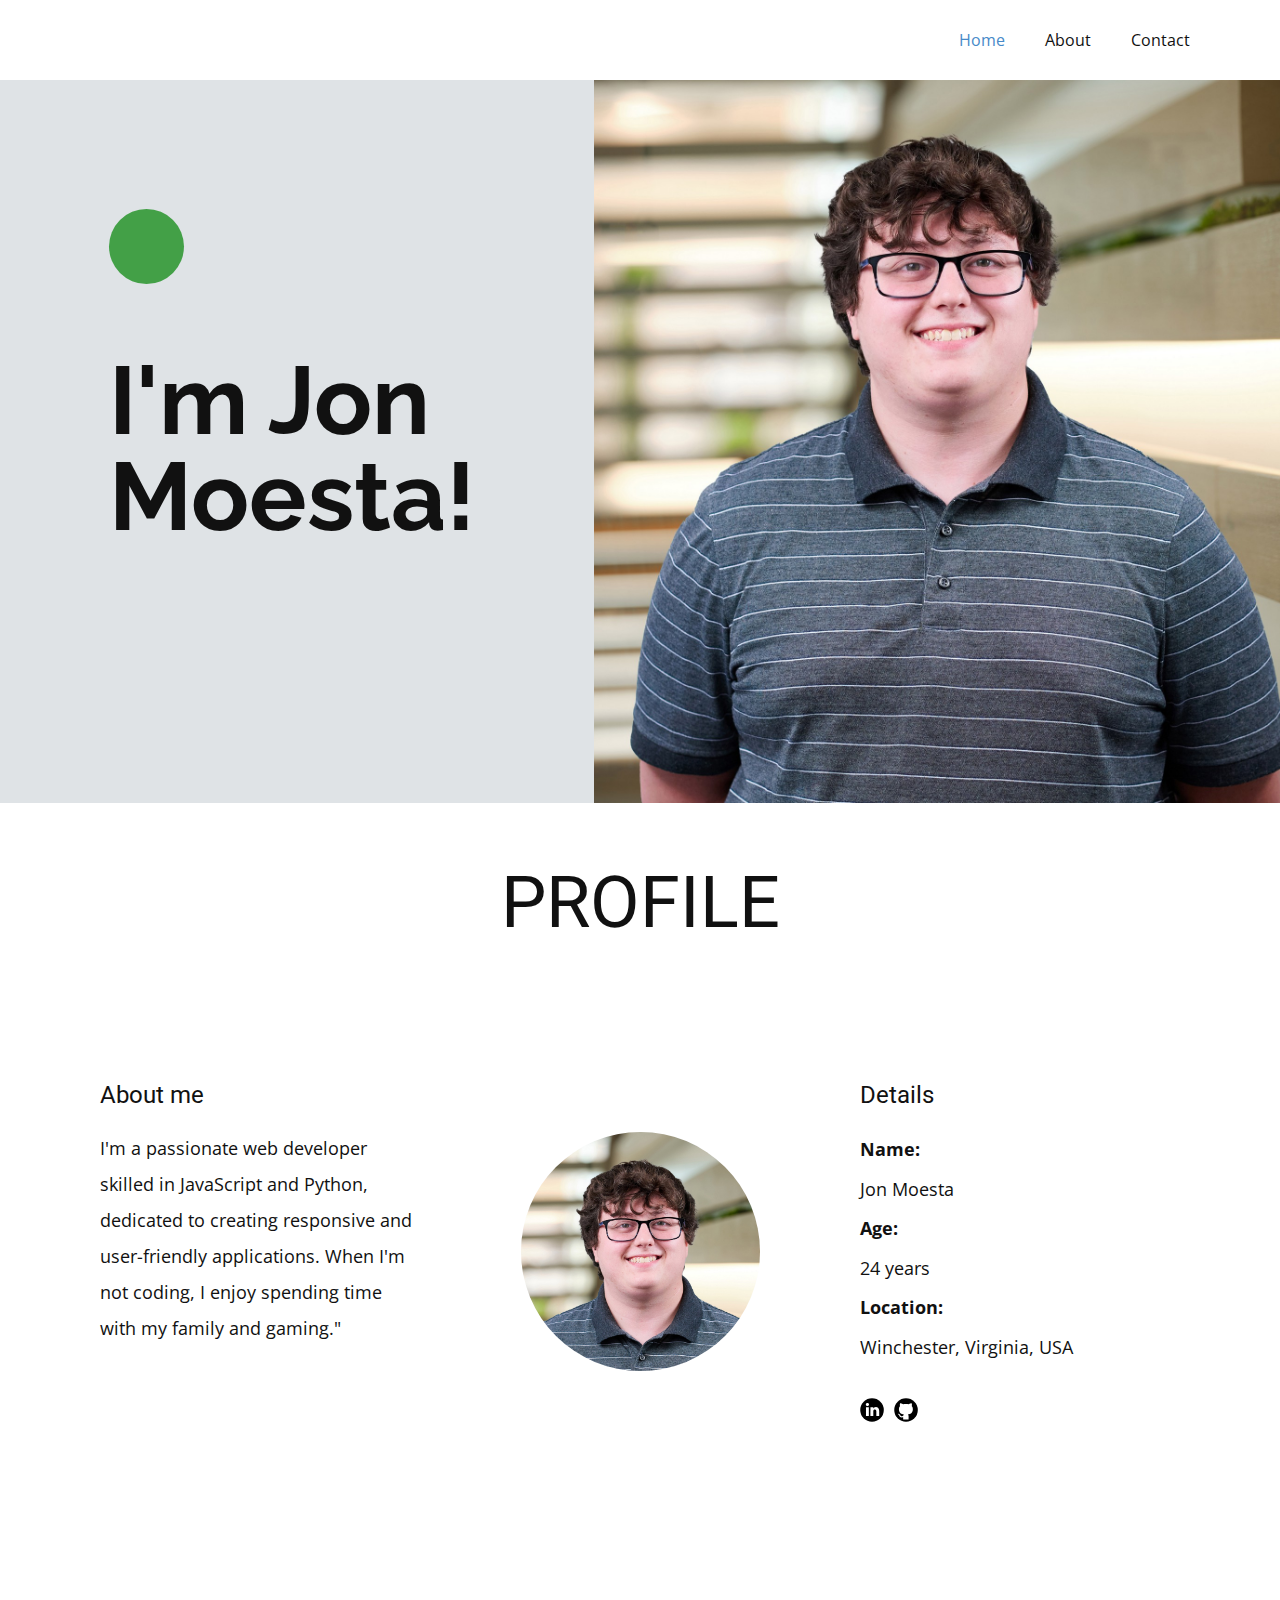
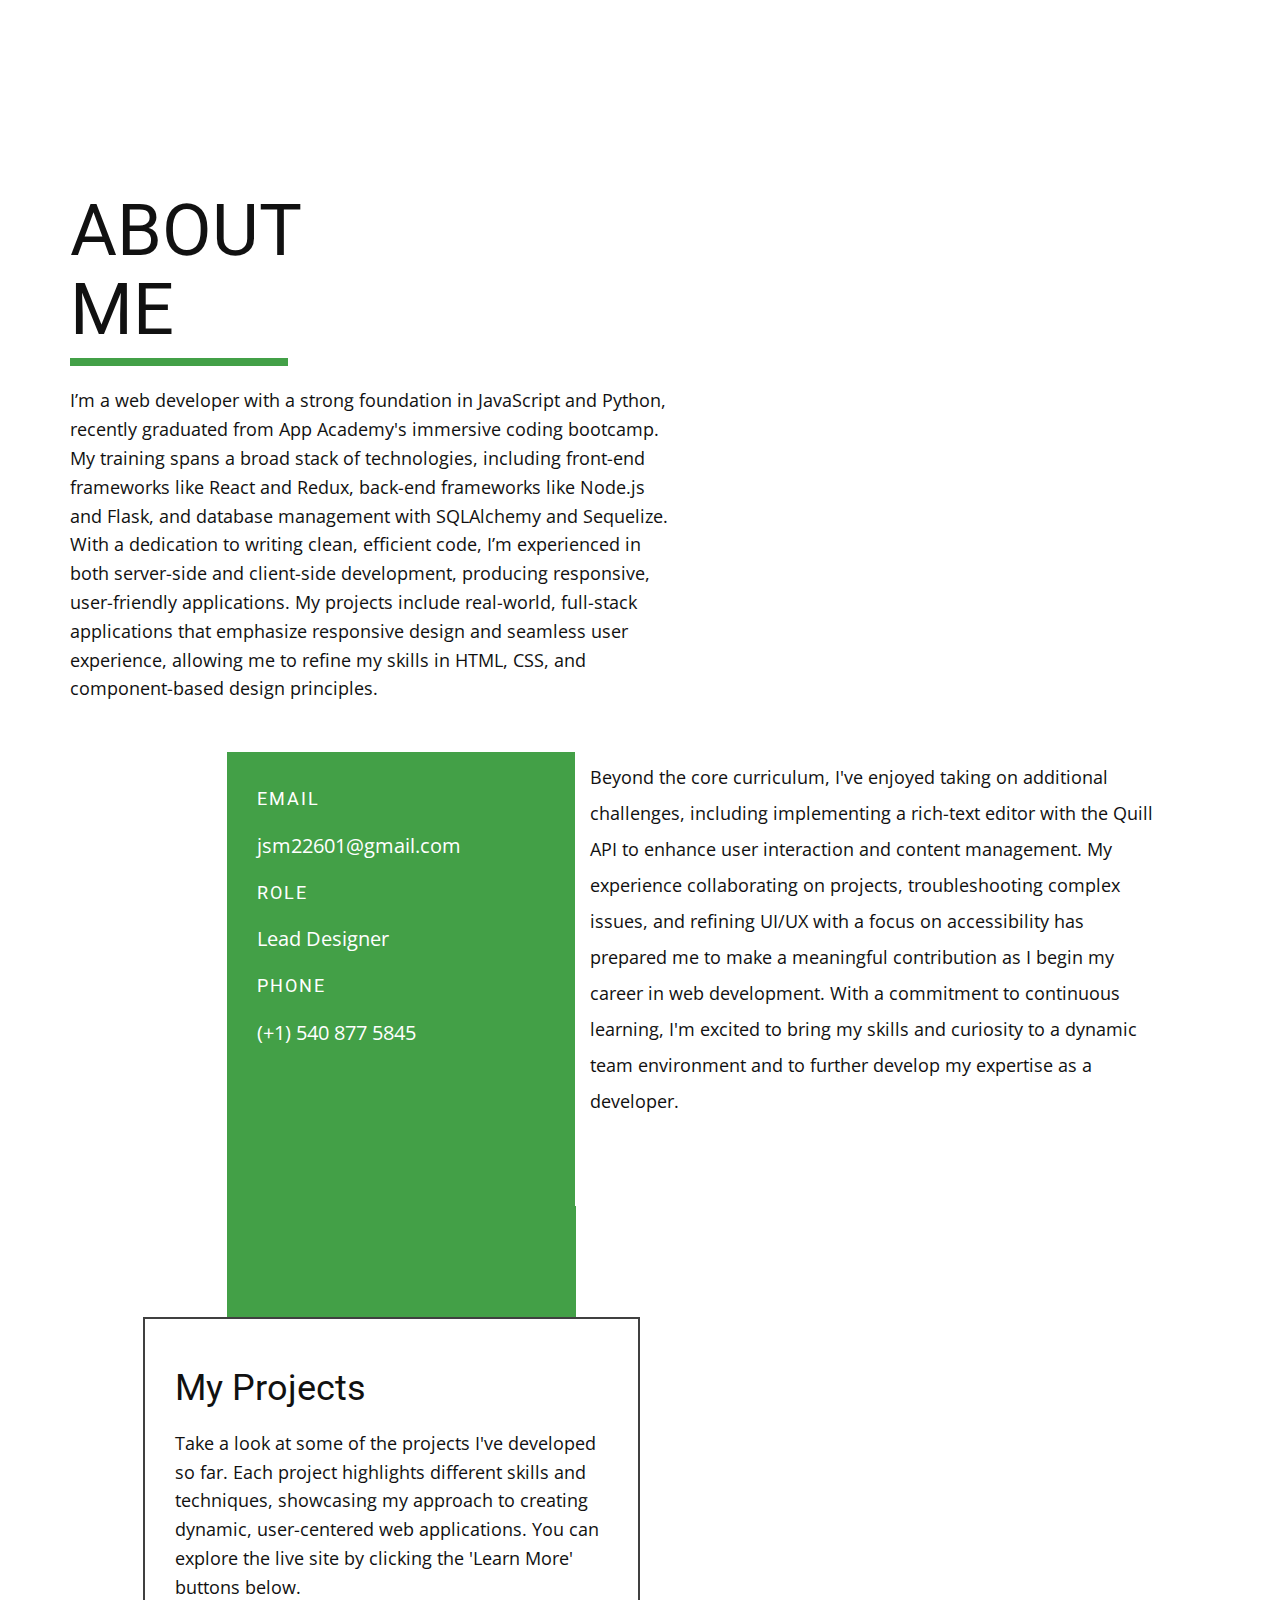
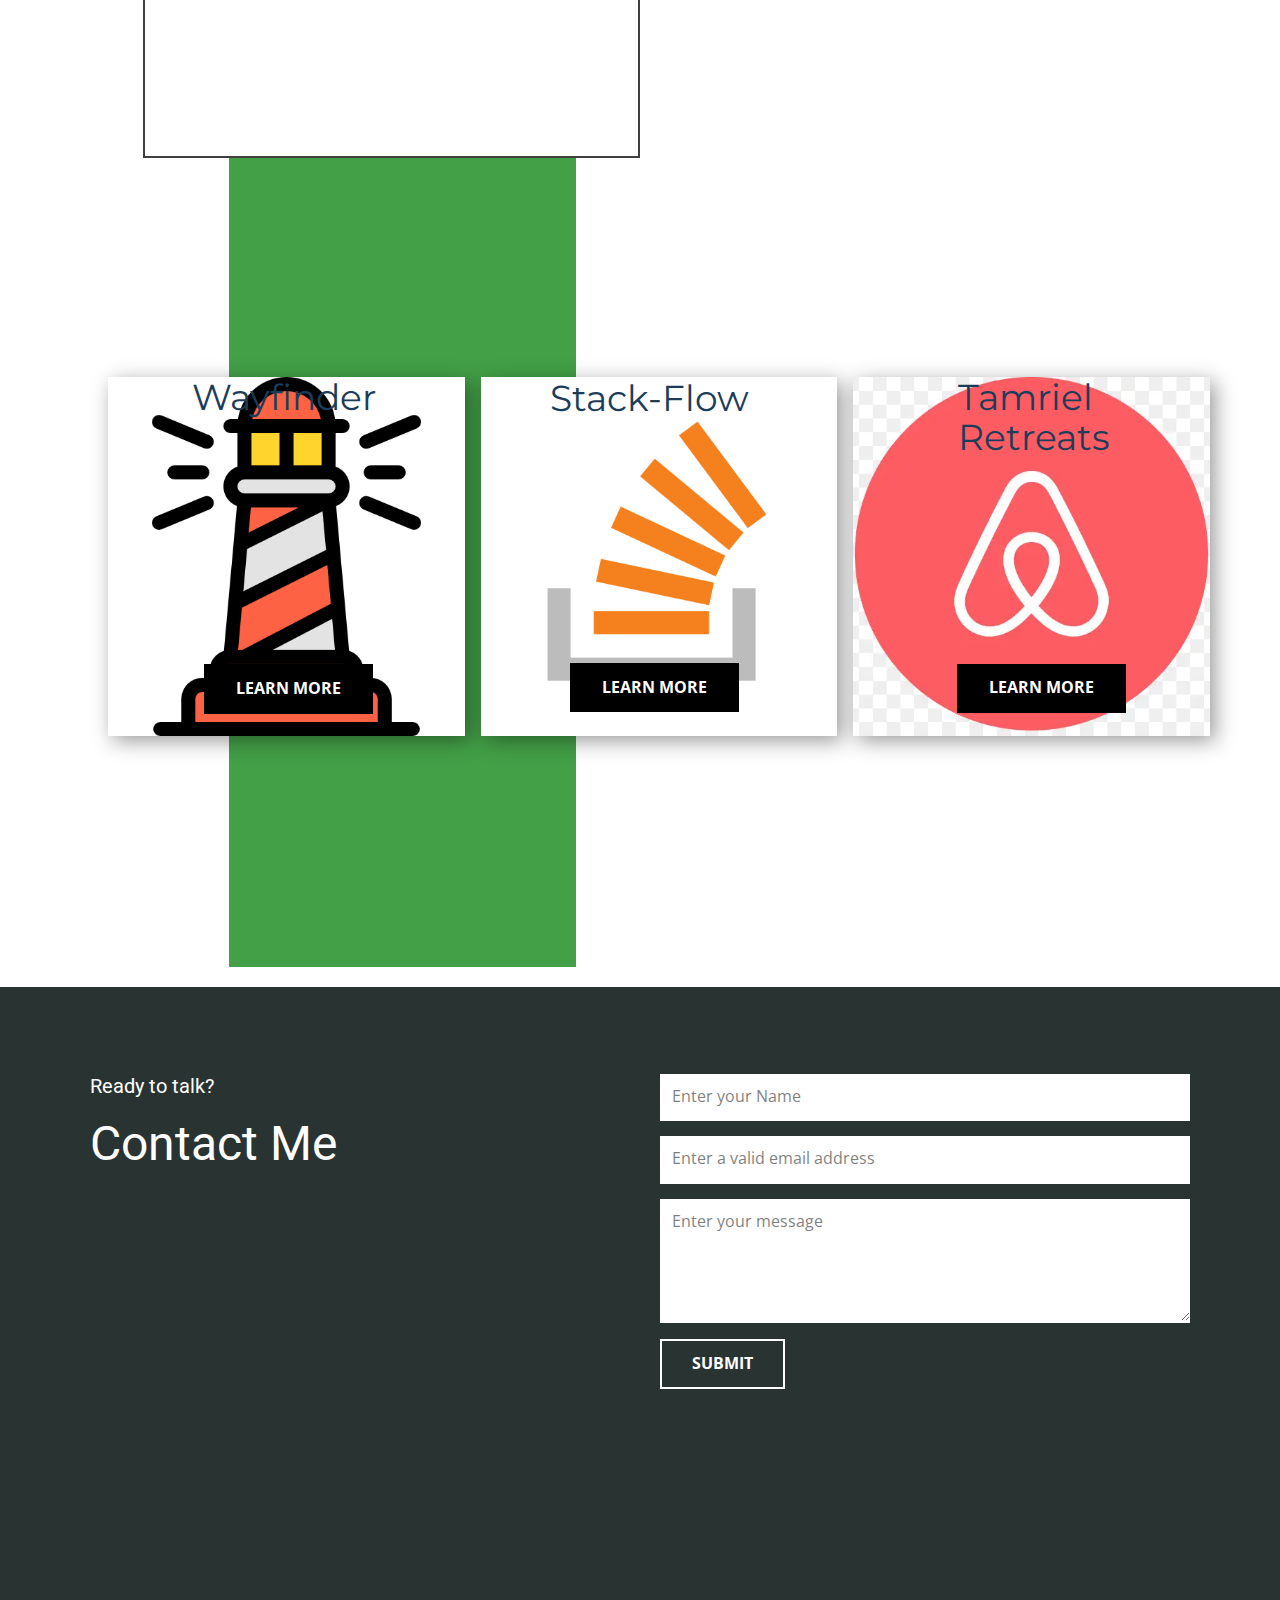
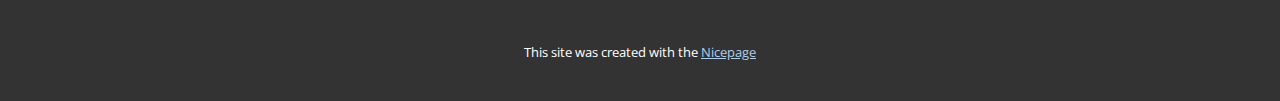
<file: index.html>
<!DOCTYPE html>
<html style="font-size: 16px;" lang="en"><head>
    <meta name="viewport" content="width=device-width, initial-scale=1.0">
    <meta charset="utf-8">
    <meta name="keywords" content="I&amp;apos;m Nick Norton!, Profile, About me, What I&amp;apos;m Doing, My Works, Contact Me, INTUITIVE">
    <meta name="description" content="">
    <title>Home</title>
    <link rel="stylesheet" href="nicepage.css" media="screen">
<link rel="stylesheet" href="index.css" media="screen">
    <script class="u-script" type="text/javascript" src="jquery.js" defer=""></script>
    <script class="u-script" type="text/javascript" src="nicepage.js" defer=""></script>
    <meta name="generator" content="Nicepage 6.21.3, nicepage.com">
    <meta name="referrer" content="origin">
    <link id="u-theme-google-font" rel="stylesheet" href="https://fonts.googleapis.com/css?family=Roboto:100,100i,300,300i,400,400i,500,500i,700,700i,900,900i|Open+Sans:300,300i,400,400i,500,500i,600,600i,700,700i,800,800i">
    <link id="u-page-google-font" rel="stylesheet" href="https://fonts.googleapis.com/css?family=Raleway:100,100i,200,200i,300,300i,400,400i,500,500i,600,600i,700,700i,800,800i,900,900i|Montserrat:100,100i,200,200i,300,300i,400,400i,500,500i,600,600i,700,700i,800,800i,900,900i">
    
    
    
    
    
    
    
    <script type="application/ld+json">{
		"@context": "http://schema.org",
		"@type": "Organization",
		"name": ""
}</script>
    <meta name="theme-color" content="#478ac9">
    <meta property="og:title" content="Home">
    <meta property="og:type" content="website">
  <meta data-intl-tel-input-cdn-path="intlTelInput/"></head>
  <body data-home-page="Home.html" data-home-page-title="Home" data-path-to-root="./" data-include-products="false" class="u-body u-xl-mode" data-lang="en"><header class="u-clearfix u-header u-header" id="sec-0e00"><div class="u-clearfix u-sheet u-sheet-1">
        <nav class="u-menu u-menu-dropdown u-offcanvas u-menu-1">
          <div class="menu-collapse" style="font-size: 1rem; letter-spacing: 0px;">
            <a class="u-button-style u-custom-left-right-menu-spacing u-custom-padding-bottom u-custom-top-bottom-menu-spacing u-hamburger-link u-nav-link u-text-active-palette-1-base u-text-hover-palette-2-base" href="#">
              <svg class="u-svg-link" viewBox="0 0 24 24"><use xlink:href="#menu-hamburger"></use></svg>
              <svg class="u-svg-content" version="1.1" id="menu-hamburger" viewBox="0 0 16 16" x="0px" y="0px" xmlns:xlink="http://www.w3.org/1999/xlink" xmlns="http://www.w3.org/2000/svg"><g><rect y="1" width="16" height="2"></rect><rect y="7" width="16" height="2"></rect><rect y="13" width="16" height="2"></rect>
</g></svg>
            </a>
          </div>
          <div class="u-nav-container">
            <ul class="u-nav u-unstyled u-nav-1"><li class="u-nav-item"><a class="u-button-style u-nav-link u-text-active-palette-1-base u-text-hover-palette-2-base" href="./" style="padding: 10px 20px;">Home</a>
</li><li class="u-nav-item"><a class="u-button-style u-nav-link u-text-active-palette-1-base u-text-hover-palette-2-base" href="About.html" style="padding: 10px 20px;">About</a>
</li><li class="u-nav-item"><a class="u-button-style u-nav-link u-text-active-palette-1-base u-text-hover-palette-2-base" href="Contact.html" style="padding: 10px 20px;">Contact</a>
</li></ul>
          </div>
          <div class="u-nav-container-collapse">
            <div class="u-black u-container-style u-inner-container-layout u-opacity u-opacity-95 u-sidenav">
              <div class="u-inner-container-layout u-sidenav-overflow">
                <div class="u-menu-close"></div>
                <ul class="u-align-center u-nav u-popupmenu-items u-unstyled u-nav-2"><li class="u-nav-item"><a class="u-button-style u-nav-link" href="./">Home</a>
</li><li class="u-nav-item"><a class="u-button-style u-nav-link" href="About.html">About</a>
</li><li class="u-nav-item"><a class="u-button-style u-nav-link" href="Contact.html">Contact</a>
</li></ul>
              </div>
            </div>
            <div class="u-black u-menu-overlay u-opacity u-opacity-70"></div>
          </div>
        </nav>
      </div></header>
    <section class="u-clearfix u-image u-section-1" id="carousel_8af0" data-image-width="1980" data-image-height="1320">
      <div class="data-layout-selected u-clearfix u-layout-wrap u-layout-wrap-1">
        <div class="u-layout">
          <div class="u-layout-row">
            <div class="u-align-left u-container-align-left u-container-style u-layout-cell u-left-cell u-size-26-lg u-size-26-xl u-size-29-md u-size-29-sm u-size-29-xs u-layout-cell-1">
              <div class="u-container-layout u-container-layout-1">
                <div class="u-custom-color-1 u-shape u-shape-circle u-shape-1"></div>
                <h1 class="u-custom-font u-font-raleway u-text u-title u-text-1">I'm Jon<br>Moesta!
                </h1>
              </div>
            </div>
            <div class="u-container-style u-image u-layout-cell u-right-cell u-size-31-md u-size-31-sm u-size-31-xs u-size-34-lg u-size-34-xl u-image-1" data-image-width="4131" data-image-height="3347">
              <div class="u-container-layout u-container-layout-2"></div>
            </div>
          </div>
        </div>
      </div>
    </section>
    <section class="u-align-center-lg u-align-center-md u-align-center-xl u-align-left-sm u-align-left-xs u-clearfix u-section-2" id="carousel_28e5">
      <div class="u-clearfix u-sheet u-sheet-1">
        <h1 class="u-text u-text-1">Profile</h1>
        <div class="data-layout-selected u-clearfix u-expanded-width u-layout-wrap u-layout-wrap-1">
          <div class="u-layout">
            <div class="u-layout-row">
              <div class="u-container-style u-layout-cell u-size-20 u-layout-cell-1">
                <div class="u-container-layout u-container-layout-1">
                  <h4 class="u-text u-text-2">About me</h4>
                  <p class="u-text u-text-3"> I'm a passionate web developer skilled in JavaScript and Python, dedicated to creating responsive and user-friendly applications. When I'm not coding, I enjoy spending time with my family and gaming."</p>
                </div>
              </div>
              <div class="u-align-center-md u-align-left-sm u-align-left-xs u-container-style u-layout-cell u-size-20 u-layout-cell-2">
                <div class="u-container-layout u-valign-middle-lg u-valign-middle-xl u-valign-top-md u-valign-top-sm u-valign-top-xs u-container-layout-2">
                  <div alt="" class="u-image u-image-circle u-image-1" data-image-width="2605" data-image-height="2208"></div>
                </div>
              </div>
              <div class="u-container-style u-layout-cell u-size-20 u-layout-cell-3">
                <div class="u-container-layout u-container-layout-3">
                  <h4 class="u-text u-text-4">Details</h4>
                  <p class="u-text u-text-5">
                    <span style="font-weight: 700;">Name: </span>
                    <br>Jon Moesta<br>
                    <span style="font-weight: 700;">Age: </span>
                    <br>24 years <span style="font-weight: 700;">
                      <br>Location: 
                    </span>
                    <br>Winchester, Virginia, USA
                  </p>
                  <div class="u-social-icons u-spacing-10 u-social-icons-1">
                    <a class="u-social-url" target="_blank" data-type="LinkedIn" title="LinkedIn" href="www.linkedin.com/in/jonathan-moesta-9ab302276"><span class="u-icon u-social-icon u-social-linkedin u-text-black u-icon-1"><svg class="u-svg-link" preserveAspectRatio="xMidYMin slice" viewBox="0 0 112 112" style=""><use xlink:href="#svg-0520"></use></svg><svg class="u-svg-content" viewBox="0 0 112 112" x="0" y="0" id="svg-0520"><circle fill="currentColor" cx="56.1" cy="56.1" r="55"></circle><path fill="#FFFFFF" d="M41.3,83.7H27.9V43.4h13.4V83.7z M34.6,37.9L34.6,37.9c-4.6,0-7.5-3.1-7.5-7c0-4,3-7,7.6-7s7.4,3,7.5,7
      C42.2,34.8,39.2,37.9,34.6,37.9z M89.6,83.7H76.2V62.2c0-5.4-1.9-9.1-6.8-9.1c-3.7,0-5.9,2.5-6.9,4.9c-0.4,0.9-0.4,2.1-0.4,3.3v22.5
      H48.7c0,0,0.2-36.5,0-40.3h13.4v5.7c1.8-2.7,5-6.7,12.1-6.7c8.8,0,15.4,5.8,15.4,18.1V83.7z"></path></svg></span>
                    </a>
                    <a class="u-social-url" target="_blank" data-type="Github" title="Github" href="https://github.com/Johney141"><span class="u-icon u-social-github u-social-icon u-text-black u-icon-2"><svg class="u-svg-link" preserveAspectRatio="xMidYMin slice" viewBox="0 0 112 112" style=""><use xlink:href="#svg-b299"></use></svg><svg class="u-svg-content" viewBox="0 0 112 112" x="0" y="0" id="svg-b299"><circle fill="currentColor" cx="56.1" cy="56.1" r="55"></circle><path fill="#FFFFFF" d="M88,51.3c0-5.5-1.9-10.2-5.3-13.7c0.6-1.3,2.3-6.5-0.5-13.5c0,0-4.2-1.4-14,5.3c-4.1-1.1-8.4-1.7-12.7-1.8
	c-4.3,0-8.7,0.6-12.7,1.8c-9.7-6.6-14-5.3-14-5.3c-2.8,7-1,12.2-0.5,13.5C25,41.2,23,45.7,23,51.3c0,19.6,11.9,23.9,23.3,25.2
	c-1.5,1.3-2.8,3.5-3.2,6.8c-3,1.3-10.2,3.6-14.9-4.3c0,0-2.7-4.9-7.8-5.3c0,0-5-0.1-0.4,3.1c0,0,3.3,1.6,5.6,7.5c0,0,3,9.1,17.2,6
	c0,4.3,0.1,8.3,0.1,9.5h25.2c0-1.7,0.1-7.2,0.1-14c0-4.7-1.7-7.9-3.4-9.4C76,75.2,88,70.9,88,51.3z"></path></svg></span>
                    </a>
                  </div>
                </div>
              </div>
            </div>
          </div>
        </div>
      </div>
    </section>
    <section class="u-clearfix u-section-3" id="carousel_9a30">
      <div class="u-clearfix u-sheet u-valign-bottom u-sheet-1">
        <h1 class="u-text u-text-1">About me</h1>
        <div class="u-border-8 u-border-custom-color-1 u-line u-line-horizontal u-line-1"></div>
        <p class="u-text u-text-2"> I’m a web developer with a strong foundation in JavaScript and Python, recently graduated from App Academy's immersive coding bootcamp. My training spans a broad stack of technologies, including front-end frameworks like React and Redux, back-end frameworks like Node.js and Flask, and database management with SQLAlchemy and Sequelize. With a dedication to writing clean, efficient code, I’m experienced in both server-side and client-side development, producing responsive, user-friendly applications. My projects include real-world, full-stack applications that emphasize responsive design and seamless user experience, allowing me to refine my skills in HTML, CSS, and component-based design principles.</p>
        <div class="data-layout-selected u-clearfix u-gutter-0 u-layout-wrap u-layout-wrap-1">
          <div class="u-layout">
            <div class="u-layout-row">
              <div class="u-container-style u-custom-color-1 u-layout-cell u-size-22-lg u-size-22-xl u-size-34-md u-size-34-sm u-size-34-xs u-layout-cell-1">
                <div class="u-container-layout u-container-layout-1">
                  <h6 class="u-text u-text-3">email</h6>
                  <a href="mailto:adrian@yourwebsite.com" class="u-active-none u-btn u-button-style u-hover-none u-none u-text-body-alt-color u-btn-1">jsm22601@gmail.com </a>
                  <h6 class="u-text u-text-4">Role</h6>
                  <p class="u-text u-text-5">Lead Designer</p>
                  <h6 class="u-text u-text-6">Phone</h6>
                  <a href="tel:+987987654321" class="u-active-none u-btn u-button-style u-hover-none u-none u-text-body-alt-color u-btn-2">(+1) 540 877 5845</a>
                </div>
              </div>
              <div class="u-container-style u-layout-cell u-size-26-md u-size-26-sm u-size-26-xs u-size-38-lg u-size-38-xl u-layout-cell-2">
                <div class="u-container-layout u-container-layout-2">
                  <p class="u-text u-text-7"> Beyond the core curriculum, I've enjoyed taking on additional challenges, including implementing a rich-text editor with the Quill API to enhance user interaction and content management. My experience collaborating on projects, troubleshooting complex issues, and refining UI/UX with a focus on accessibility has prepared me to make a meaningful contribution as I begin my career in web development. With a commitment to continuous learning, I'm excited to bring my skills and curiosity to a dynamic team environment and to further develop my expertise as a developer.</p>
                </div>
              </div>
            </div>
          </div>
        </div>
      </div>
    </section>
    <section class="u-clearfix u-white u-section-4" id="carousel_4520">
      <div class="u-clearfix u-sheet u-sheet-1">
        <div class="u-custom-color-1 u-shape u-shape-rectangle u-shape-1"></div>
        <div class="u-gallery u-layout-grid u-lightbox u-no-transition u-show-text-none u-gallery-1">
          <div class="u-gallery-inner u-gallery-inner-1">
            <div class="u-effect-hover-zoom u-gallery-item u-gallery-item-1">
              <div class="u-back-slide gallery" data-image-width="512" data-image-height="512">
                <img class="u-back-image u-expanded" src="images/lighthouse1.png">
              </div>
              <div class="u-over-slide u-shading u-over-slide-1"></div>
            </div>
            <div class="u-effect-hover-zoom u-gallery-item u-gallery-item-2">
              <div class="u-back-slide gallery" data-image-width="512" data-image-height="512">
                <img class="u-back-image u-expanded" src="images/512px-Stack_Overflow_icon.svg.png">
              </div>
              <div class="u-over-slide u-shading u-over-slide-2"></div>
            </div>
            <div class="u-effect-hover-zoom u-gallery-item u-gallery-item-3">
              <div class="u-back-slide gallery" data-image-width="900" data-image-height="520">
                <img class="u-back-image u-expanded u-back-image-3" src="images/airbnb.webp">
              </div>
              <div class="u-over-slide u-shading u-over-slide-3"></div>
            </div>
          </div>
        </div>
        <div class="u-border-2 u-border-grey-75 u-container-style u-expanded-width-xs u-group u-white u-group-1">
          <div class="u-container-layout u-container-layout-1">
            <h2 class="u-text u-text-1">My Projects</h2>
            <p class="u-text u-text-2"> Take a look at some of the projects I've developed so far.&nbsp;Each project highlights different skills and techniques, showcasing my approach to creating dynamic, user-centered web applications. You can explore the live site by clicking the 'Learn More' buttons below.</p>
          </div>
        </div>
        <a href="https://wayfinder-b8om.onrender.com/" class="u-black u-border-2 u-border-black u-btn u-button-style u-hover-black u-text-hover-white u-text-white u-btn-1">learn more</a>
        <a href="https://stack-flow.onrender.com/" class="u-black u-border-2 u-border-black u-btn u-button-style u-text-hover-white u-text-white u-btn-2">learn more</a>
        <a href="https://tamriel-retreats.onrender.com" class="u-black u-border-none u-btn u-button-style u-hover-black u-text-hover-white u-text-white u-btn-3">learn more</a>
        <h2 class="u-custom-font u-font-montserrat u-text u-text-custom-color-4 u-text-3">Wayfin​​der</h2>
        <h2 class="u-custom-font u-font-montserrat u-text u-text-custom-color-4 u-text-4">Stack-Flow </h2>
        <h2 class="u-custom-font u-font-montserrat u-text u-text-custom-color-4 u-text-5">Tamriel Retreats</h2>
      </div>
    </section>
    <section class="u-clearfix u-palette-4-dark-3 u-section-5" id="carousel_06de">
      <div class="u-clearfix u-sheet u-valign-middle u-sheet-1">
        <div class="data-layout-selected u-clearfix u-expanded-width u-layout-wrap u-layout-wrap-1">
          <div class="u-layout">
            <div class="u-layout-row">
              <div class="u-container-style u-layout-cell u-left-cell u-size-30 u-layout-cell-1">
                <div class="u-container-layout u-container-layout-1">
                  <h5 class="u-text u-text-1">Ready to talk?</h5>
                  <h2 class="u-text u-text-2">Contact Me</h2>
                </div>
              </div>
              <div class="u-container-style u-layout-cell u-right-cell u-size-30 u-layout-cell-2">
                <div class="u-container-layout u-container-layout-2">
                  <div class="custom-expanded u-form u-form-1">
                    <form action="https://forms.nicepagesrv.com/v2/form/process" class="u-block-932b-12 u-clearfix u-form-spacing-15 u-form-vertical u-inner-form" source="email"><!-- hidden inputs for siteId and pageId -->
                      <div class="u-form-group u-form-name">
                        <label for="name-f798" class="u-form-control-hidden u-label">Name</label>
                        <input type="text" placeholder="Enter your Name" id="name-f798" name="name" class="u-border-2 u-border-no-left u-border-no-right u-border-no-top u-border-white u-input u-input-rectangle" required="">
                      </div><!-- always visible -->
                      <div class="u-form-email u-form-group">
                        <label for="email-f798" class="u-form-control-hidden u-label">Email</label>
                        <input type="email" placeholder="Enter a valid email address" id="email-f798" name="email" class="u-border-2 u-border-no-left u-border-no-right u-border-no-top u-border-white u-input u-input-rectangle" required="">
                      </div>
                      <div class="u-form-group u-form-message">
                        <label for="message-f798" class="u-form-control-hidden u-label">Message</label>
                        <textarea placeholder="Enter your message" rows="4" cols="50" id="message-f798" name="message" class="u-border-2 u-border-no-left u-border-no-right u-border-no-top u-border-white u-input u-input-rectangle" required=""></textarea>
                      </div>
                      <div class="u-form-group u-form-submit">
                        <a href="#" class="u-active-white u-border-2 u-border-active-white u-border-hover-white u-border-white u-btn u-btn-submit u-button-style u-hover-white u-none u-text-active-palette-4-base u-text-body-alt-color u-text-hover-palette-4-base u-btn-1">Submit</a>
                        <input type="submit" value="submit" class="u-form-control-hidden">
                      </div>
                      <div class="u-form-send-message u-form-send-success"> Thank you! Your message has been sent. </div>
                      <div class="u-form-send-error u-form-send-message"> Unable to send your message. Please fix errors then try again. </div>
                      <input type="hidden" value="" name="recaptchaResponse">
                      <input type="hidden" name="formServices" value="bfefaeef-82b0-f824-d6e6-ddabe9e6746f">
                    </form>
                  </div>
                </div>
              </div>
            </div>
          </div>
        </div>
      </div>
    </section>
    
    
    
    
    <section class="u-backlink u-clearfix u-grey-80">
      <p class="u-text">
        <span>This site was created with the </span>
        <a class="u-link" href="https://nicepage.com/" target="_blank" rel="nofollow">
          <span>Nicepage</span>
        </a>
      </p>
    </section>
  
</body></html>
</file>
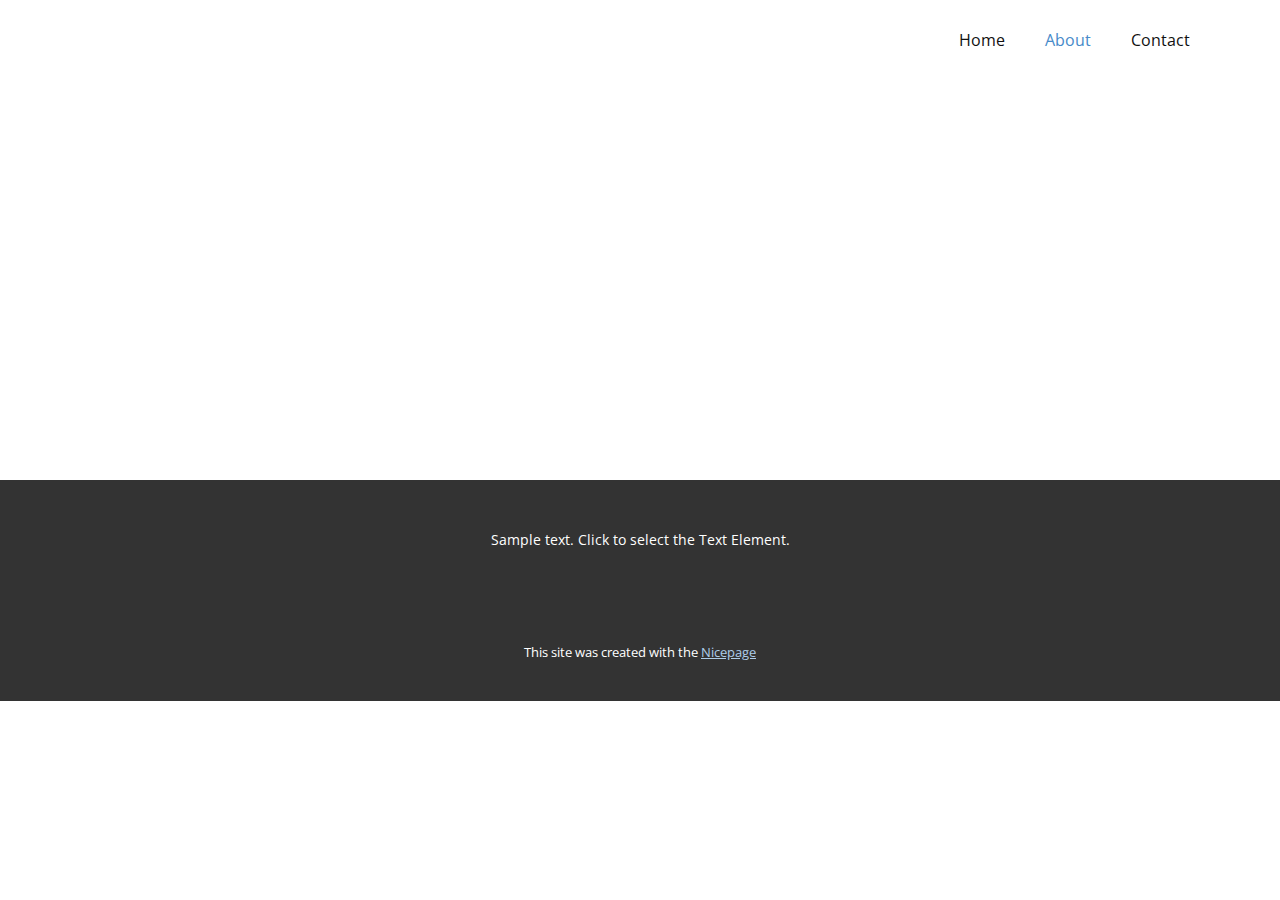
<file: About.html>
<!DOCTYPE html>
<html style="font-size: 16px;" lang="en"><head>
    <meta name="viewport" content="width=device-width, initial-scale=1.0">
    <meta charset="utf-8">
    <meta name="keywords" content="">
    <meta name="description" content="">
    <title>About</title>
    <link rel="stylesheet" href="nicepage.css" media="screen">
<link rel="stylesheet" href="About.css" media="screen">
    <script class="u-script" type="text/javascript" src="jquery.js" defer=""></script>
    <script class="u-script" type="text/javascript" src="nicepage.js" defer=""></script>
    <meta name="generator" content="Nicepage 6.21.3, nicepage.com">
    <link id="u-theme-google-font" rel="stylesheet" href="https://fonts.googleapis.com/css?family=Roboto:100,100i,300,300i,400,400i,500,500i,700,700i,900,900i|Open+Sans:300,300i,400,400i,500,500i,600,600i,700,700i,800,800i">
    
    
    
    <script type="application/ld+json">{
		"@context": "http://schema.org",
		"@type": "Organization",
		"name": ""
}</script>
    <meta name="theme-color" content="#478ac9">
    <meta property="og:title" content="About">
    <meta property="og:type" content="website">
  <meta data-intl-tel-input-cdn-path="intlTelInput/"></head>
  <body data-path-to-root="./" data-include-products="false" class="u-body u-xl-mode" data-lang="en"><header class="u-clearfix u-header u-header" id="sec-0e00"><div class="u-clearfix u-sheet u-sheet-1">
        <nav class="u-menu u-menu-dropdown u-offcanvas u-menu-1">
          <div class="menu-collapse" style="font-size: 1rem; letter-spacing: 0px;">
            <a class="u-button-style u-custom-left-right-menu-spacing u-custom-padding-bottom u-custom-top-bottom-menu-spacing u-hamburger-link u-nav-link u-text-active-palette-1-base u-text-hover-palette-2-base" href="#">
              <svg class="u-svg-link" viewBox="0 0 24 24"><use xlink:href="#menu-hamburger"></use></svg>
              <svg class="u-svg-content" version="1.1" id="menu-hamburger" viewBox="0 0 16 16" x="0px" y="0px" xmlns:xlink="http://www.w3.org/1999/xlink" xmlns="http://www.w3.org/2000/svg"><g><rect y="1" width="16" height="2"></rect><rect y="7" width="16" height="2"></rect><rect y="13" width="16" height="2"></rect>
</g></svg>
            </a>
          </div>
          <div class="u-nav-container">
            <ul class="u-nav u-unstyled u-nav-1"><li class="u-nav-item"><a class="u-button-style u-nav-link u-text-active-palette-1-base u-text-hover-palette-2-base" href="./" style="padding: 10px 20px;">Home</a>
</li><li class="u-nav-item"><a class="u-button-style u-nav-link u-text-active-palette-1-base u-text-hover-palette-2-base" href="About.html" style="padding: 10px 20px;">About</a>
</li><li class="u-nav-item"><a class="u-button-style u-nav-link u-text-active-palette-1-base u-text-hover-palette-2-base" href="Contact.html" style="padding: 10px 20px;">Contact</a>
</li></ul>
          </div>
          <div class="u-nav-container-collapse">
            <div class="u-black u-container-style u-inner-container-layout u-opacity u-opacity-95 u-sidenav">
              <div class="u-inner-container-layout u-sidenav-overflow">
                <div class="u-menu-close"></div>
                <ul class="u-align-center u-nav u-popupmenu-items u-unstyled u-nav-2"><li class="u-nav-item"><a class="u-button-style u-nav-link" href="./">Home</a>
</li><li class="u-nav-item"><a class="u-button-style u-nav-link" href="About.html">About</a>
</li><li class="u-nav-item"><a class="u-button-style u-nav-link" href="Contact.html">Contact</a>
</li></ul>
              </div>
            </div>
            <div class="u-black u-menu-overlay u-opacity u-opacity-70"></div>
          </div>
        </nav>
      </div></header>
    <section class="u-clearfix u-section-1" id="sec-88cc">
      <div class="u-clearfix u-sheet u-sheet-1"></div>
    </section>
    
    
    
    <footer class="u-align-center u-clearfix u-container-align-center u-footer u-grey-80 u-footer" id="sec-c296"><div class="u-clearfix u-sheet u-sheet-1">
        <p class="u-small-text u-text u-text-variant u-text-1">Sample text. Click to select the Text Element.</p>
      </div></footer>
    <section class="u-backlink u-clearfix u-grey-80">
      <p class="u-text">
        <span>This site was created with the </span>
        <a class="u-link" href="https://nicepage.com/" target="_blank" rel="nofollow">
          <span>Nicepage</span>
        </a>
      </p>
    </section>
  
</body></html>
</file>
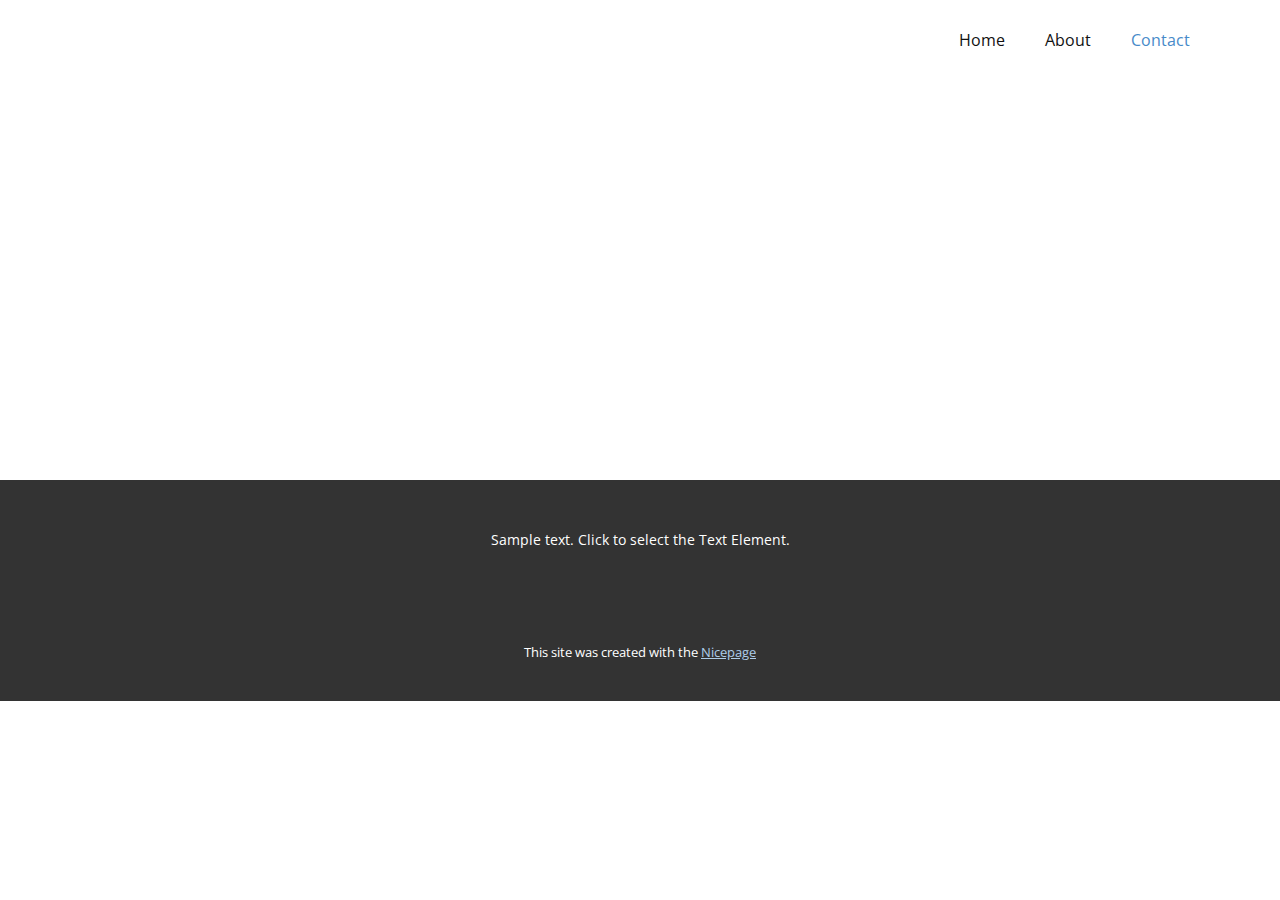
<file: Contact.html>
<!DOCTYPE html>
<html style="font-size: 16px;" lang="en"><head>
    <meta name="viewport" content="width=device-width, initial-scale=1.0">
    <meta charset="utf-8">
    <meta name="keywords" content="">
    <meta name="description" content="">
    <title>Contact</title>
    <link rel="stylesheet" href="nicepage.css" media="screen">
<link rel="stylesheet" href="Contact.css" media="screen">
    <script class="u-script" type="text/javascript" src="jquery.js" defer=""></script>
    <script class="u-script" type="text/javascript" src="nicepage.js" defer=""></script>
    <meta name="generator" content="Nicepage 6.21.3, nicepage.com">
    <link id="u-theme-google-font" rel="stylesheet" href="https://fonts.googleapis.com/css?family=Roboto:100,100i,300,300i,400,400i,500,500i,700,700i,900,900i|Open+Sans:300,300i,400,400i,500,500i,600,600i,700,700i,800,800i">
    
    
    
    <script type="application/ld+json">{
		"@context": "http://schema.org",
		"@type": "Organization",
		"name": ""
}</script>
    <meta name="theme-color" content="#478ac9">
    <meta property="og:title" content="Contact">
    <meta property="og:type" content="website">
  <meta data-intl-tel-input-cdn-path="intlTelInput/"></head>
  <body data-path-to-root="./" data-include-products="false" class="u-body u-xl-mode" data-lang="en"><header class="u-clearfix u-header u-header" id="sec-0e00"><div class="u-clearfix u-sheet u-sheet-1">
        <nav class="u-menu u-menu-dropdown u-offcanvas u-menu-1">
          <div class="menu-collapse" style="font-size: 1rem; letter-spacing: 0px;">
            <a class="u-button-style u-custom-left-right-menu-spacing u-custom-padding-bottom u-custom-top-bottom-menu-spacing u-hamburger-link u-nav-link u-text-active-palette-1-base u-text-hover-palette-2-base" href="#">
              <svg class="u-svg-link" viewBox="0 0 24 24"><use xlink:href="#menu-hamburger"></use></svg>
              <svg class="u-svg-content" version="1.1" id="menu-hamburger" viewBox="0 0 16 16" x="0px" y="0px" xmlns:xlink="http://www.w3.org/1999/xlink" xmlns="http://www.w3.org/2000/svg"><g><rect y="1" width="16" height="2"></rect><rect y="7" width="16" height="2"></rect><rect y="13" width="16" height="2"></rect>
</g></svg>
            </a>
          </div>
          <div class="u-nav-container">
            <ul class="u-nav u-unstyled u-nav-1"><li class="u-nav-item"><a class="u-button-style u-nav-link u-text-active-palette-1-base u-text-hover-palette-2-base" href="./" style="padding: 10px 20px;">Home</a>
</li><li class="u-nav-item"><a class="u-button-style u-nav-link u-text-active-palette-1-base u-text-hover-palette-2-base" href="About.html" style="padding: 10px 20px;">About</a>
</li><li class="u-nav-item"><a class="u-button-style u-nav-link u-text-active-palette-1-base u-text-hover-palette-2-base" href="Contact.html" style="padding: 10px 20px;">Contact</a>
</li></ul>
          </div>
          <div class="u-nav-container-collapse">
            <div class="u-black u-container-style u-inner-container-layout u-opacity u-opacity-95 u-sidenav">
              <div class="u-inner-container-layout u-sidenav-overflow">
                <div class="u-menu-close"></div>
                <ul class="u-align-center u-nav u-popupmenu-items u-unstyled u-nav-2"><li class="u-nav-item"><a class="u-button-style u-nav-link" href="./">Home</a>
</li><li class="u-nav-item"><a class="u-button-style u-nav-link" href="About.html">About</a>
</li><li class="u-nav-item"><a class="u-button-style u-nav-link" href="Contact.html">Contact</a>
</li></ul>
              </div>
            </div>
            <div class="u-black u-menu-overlay u-opacity u-opacity-70"></div>
          </div>
        </nav>
      </div></header>
    <section class="u-clearfix u-section-1" id="sec-0dd8">
      <div class="u-clearfix u-sheet u-sheet-1"></div>
    </section>
    
    
    
    <footer class="u-align-center u-clearfix u-container-align-center u-footer u-grey-80 u-footer" id="sec-c296"><div class="u-clearfix u-sheet u-sheet-1">
        <p class="u-small-text u-text u-text-variant u-text-1">Sample text. Click to select the Text Element.</p>
      </div></footer>
    <section class="u-backlink u-clearfix u-grey-80">
      <p class="u-text">
        <span>This site was created with the </span>
        <a class="u-link" href="https://nicepage.com/" target="_blank" rel="nofollow">
          <span>Nicepage</span>
        </a>
      </p>
    </section>
  
</body></html>
</file>
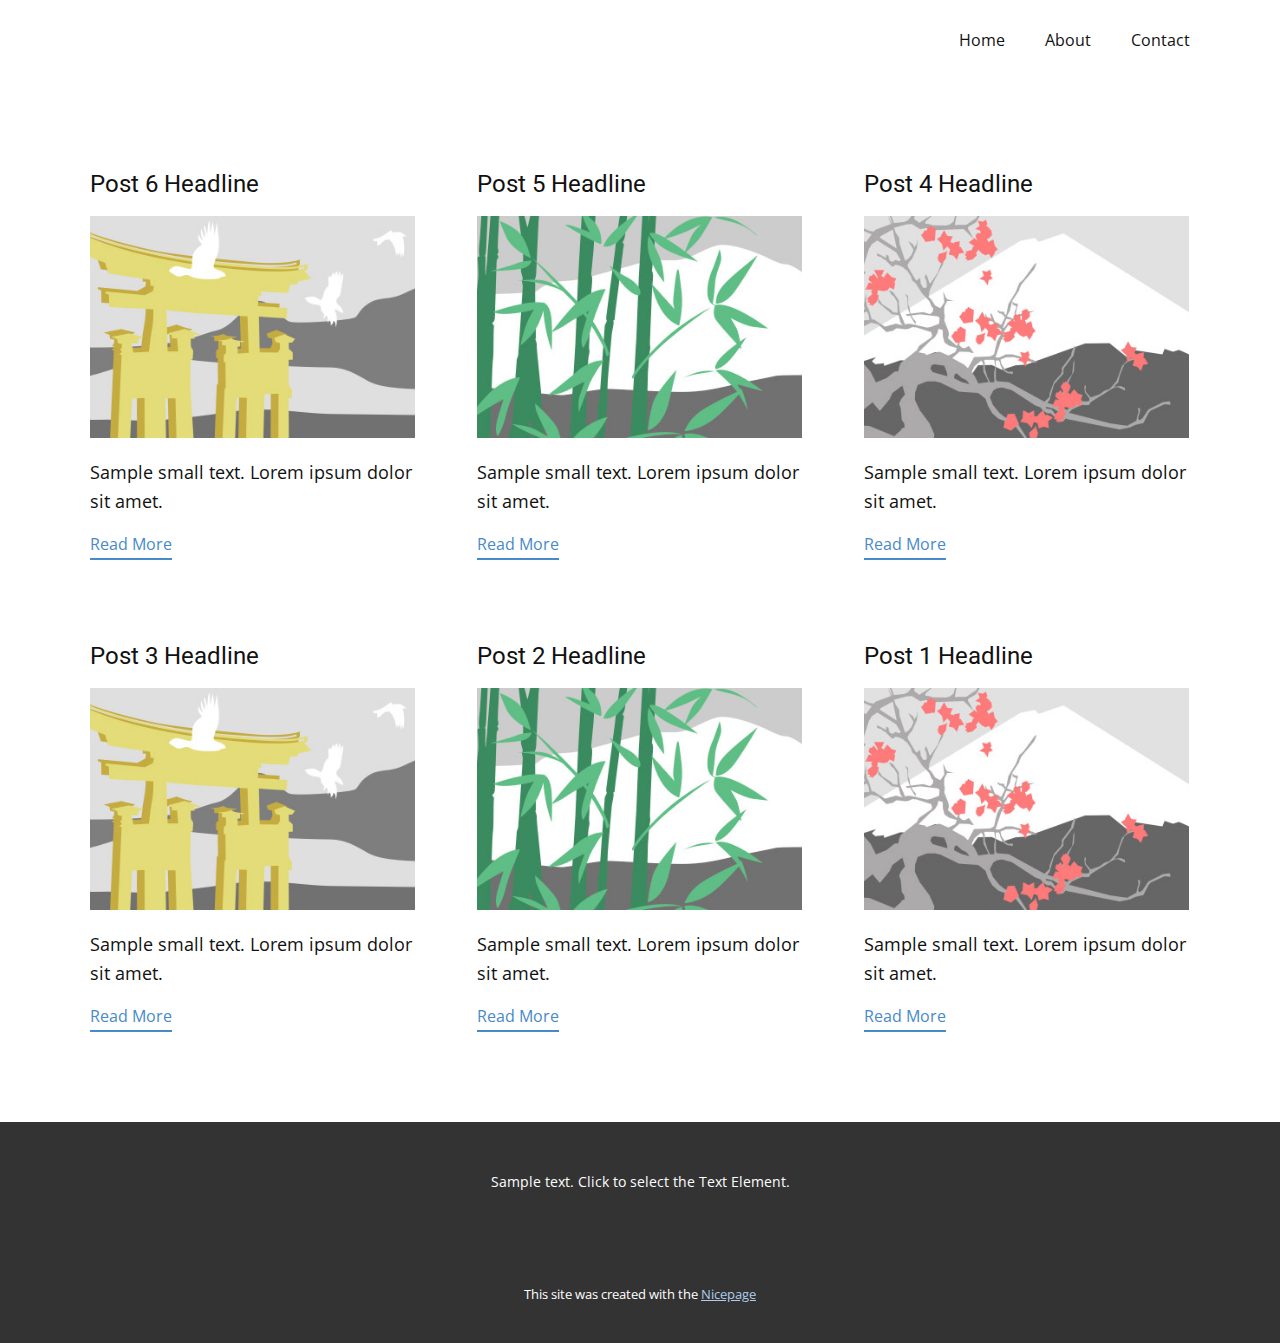
<file: blog/blog.html>
<!DOCTYPE html>
<html style="font-size: 16px;" lang="en"><head>
    <meta name="viewport" content="width=device-width, initial-scale=1.0">
    <meta charset="utf-8">
    <meta name="keywords" content="">
    <meta name="description" content="">
    <title>Blog</title>
    <link rel="stylesheet" href="../nicepage.css" media="screen">
<link rel="stylesheet" href="../Blog-Template.css" media="screen">
    <script class="u-script" type="text/javascript" src="../jquery.js" defer=""></script>
    <script class="u-script" type="text/javascript" src="../nicepage.js" defer=""></script>
    <meta name="generator" content="Nicepage 6.21.3, nicepage.com">
    <link id="u-theme-google-font" rel="stylesheet" href="https://fonts.googleapis.com/css?family=Roboto:100,100i,300,300i,400,400i,500,500i,700,700i,900,900i|Open+Sans:300,300i,400,400i,500,500i,600,600i,700,700i,800,800i">
    
    
    
    <script type="application/ld+json">{
		"@context": "http://schema.org",
		"@type": "Organization",
		"name": ""
}</script>
    <meta name="theme-color" content="#478ac9">
  <meta data-intl-tel-input-cdn-path="intlTelInput/"></head>
  <body data-path-to-root="./" data-include-products="false" class="u-body u-xl-mode" data-lang="en"><header class="u-clearfix u-header u-header" id="sec-0e00"><div class="u-clearfix u-sheet u-sheet-1">
        <nav class="u-menu u-menu-dropdown u-offcanvas u-menu-1">
          <div class="menu-collapse" style="font-size: 1rem; letter-spacing: 0px;">
            <a class="u-button-style u-custom-left-right-menu-spacing u-custom-padding-bottom u-custom-top-bottom-menu-spacing u-hamburger-link u-nav-link u-text-active-palette-1-base u-text-hover-palette-2-base" href="#">
              <svg class="u-svg-link" viewBox="0 0 24 24"><use xlink:href="#menu-hamburger"></use></svg>
              <svg class="u-svg-content" version="1.1" id="menu-hamburger" viewBox="0 0 16 16" x="0px" y="0px" xmlns:xlink="http://www.w3.org/1999/xlink" xmlns="http://www.w3.org/2000/svg"><g><rect y="1" width="16" height="2"></rect><rect y="7" width="16" height="2"></rect><rect y="13" width="16" height="2"></rect>
</g></svg>
            </a>
          </div>
          <div class="u-nav-container">
            <ul class="u-nav u-unstyled u-nav-1"><li class="u-nav-item"><a class="u-button-style u-nav-link u-text-active-palette-1-base u-text-hover-palette-2-base" href="../" style="padding: 10px 20px;">Home</a>
</li><li class="u-nav-item"><a class="u-button-style u-nav-link u-text-active-palette-1-base u-text-hover-palette-2-base" href="../About.html" style="padding: 10px 20px;">About</a>
</li><li class="u-nav-item"><a class="u-button-style u-nav-link u-text-active-palette-1-base u-text-hover-palette-2-base" href="../Contact.html" style="padding: 10px 20px;">Contact</a>
</li></ul>
          </div>
          <div class="u-nav-container-collapse">
            <div class="u-black u-container-style u-inner-container-layout u-opacity u-opacity-95 u-sidenav">
              <div class="u-inner-container-layout u-sidenav-overflow">
                <div class="u-menu-close"></div>
                <ul class="u-align-center u-nav u-popupmenu-items u-unstyled u-nav-2"><li class="u-nav-item"><a class="u-button-style u-nav-link" href="../">Home</a>
</li><li class="u-nav-item"><a class="u-button-style u-nav-link" href="../About.html">About</a>
</li><li class="u-nav-item"><a class="u-button-style u-nav-link" href="../Contact.html">Contact</a>
</li></ul>
              </div>
            </div>
            <div class="u-black u-menu-overlay u-opacity u-opacity-70"></div>
          </div>
        </nav>
      </div></header>
    <section class="u-clearfix u-section-1" id="sec-ec4d">
      <div class="u-clearfix u-sheet u-valign-middle u-sheet-1"><!--blog--><!--blog_options_json--><!--{"type":"Recent","source":"","tags":"","count":""}--><!--/blog_options_json-->
        <div class="u-blog u-expanded-width u-repeater u-repeater-1"><!--blog_post-->
          <div class="u-blog-post u-container-style u-repeater-item u-white u-repeater-item-1">
            <div class="u-container-layout u-similar-container u-valign-top u-container-layout-1"><!--blog_post_header-->
              <h4 class="u-blog-control u-text u-text-1">
                <a class="u-post-header-link" href="../blog/post-5.html">Post 6 Headline</a>
              </h4><!--/blog_post_header--><!--blog_post_image-->
              <a class="u-post-header-link" href="../blog/post-5.html"><img alt="" class="u-blog-control u-expanded-width u-image u-image-default u-image-1" src="../images/8ad73f3c.jpeg"></a><!--/blog_post_image--><!--blog_post_content-->
              <div class="u-blog-control u-post-content u-text u-text-2 fr-view">Sample small text. Lorem ipsum dolor sit amet.</div><!--/blog_post_content--><!--blog_post_readmore-->
              <a href="../blog/post-5.html" class="u-blog-control u-border-2 u-border-palette-1-base u-btn u-btn-rectangle u-button-style u-none u-btn-1"><!--blog_post_readmore_content--><!--options_json--><!--{"content":"","defaultValue":"Read More"}--><!--/options_json-->Read More<!--/blog_post_readmore_content--></a><!--/blog_post_readmore-->
            </div>
          </div><div class="u-blog-post u-container-style u-repeater-item u-video-cover u-white">
            <div class="u-container-layout u-similar-container u-valign-top u-container-layout-2"><!--blog_post_header-->
              <h4 class="u-blog-control u-text u-text-3">
                <a class="u-post-header-link" href="../blog/post-4.html">Post 5 Headline</a>
              </h4><!--/blog_post_header--><!--blog_post_image-->
              <a class="u-post-header-link" href="../blog/post-4.html"><img alt="" class="u-blog-control u-expanded-width u-image u-image-default u-image-2" src="../images/68f64b9d.jpeg"></a><!--/blog_post_image--><!--blog_post_content-->
              <div class="u-blog-control u-post-content u-text u-text-4 fr-view">Sample small text. Lorem ipsum dolor sit amet.</div><!--/blog_post_content--><!--blog_post_readmore-->
              <a href="../blog/post-4.html" class="u-blog-control u-border-2 u-border-palette-1-base u-btn u-btn-rectangle u-button-style u-none u-btn-2"><!--blog_post_readmore_content--><!--options_json--><!--{"content":"","defaultValue":"Read More"}--><!--/options_json-->Read More<!--/blog_post_readmore_content--></a><!--/blog_post_readmore-->
            </div>
          </div><div class="u-blog-post u-container-style u-repeater-item u-video-cover u-white">
            <div class="u-container-layout u-similar-container u-valign-top u-container-layout-3"><!--blog_post_header-->
              <h4 class="u-blog-control u-text u-text-5">
                <a class="u-post-header-link" href="../blog/post-3.html">Post 4 Headline</a>
              </h4><!--/blog_post_header--><!--blog_post_image-->
              <a class="u-post-header-link" href="../blog/post-3.html"><img alt="" class="u-blog-control u-expanded-width u-image u-image-default u-image-3" src="../images/0fd3416c.jpeg"></a><!--/blog_post_image--><!--blog_post_content-->
              <div class="u-blog-control u-post-content u-text u-text-6 fr-view">Sample small text. Lorem ipsum dolor sit amet.</div><!--/blog_post_content--><!--blog_post_readmore-->
              <a href="../blog/post-3.html" class="u-blog-control u-border-2 u-border-palette-1-base u-btn u-btn-rectangle u-button-style u-none u-btn-3"><!--blog_post_readmore_content--><!--options_json--><!--{"content":"","defaultValue":"Read More"}--><!--/options_json-->Read More<!--/blog_post_readmore_content--></a><!--/blog_post_readmore-->
            </div>
          </div><div class="u-blog-post u-container-style u-repeater-item u-white u-repeater-item-1">
            <div class="u-container-layout u-similar-container u-valign-top u-container-layout-1"><!--blog_post_header-->
              <h4 class="u-blog-control u-text u-text-1">
                <a class="u-post-header-link" href="../blog/post-2.html">Post 3 Headline</a>
              </h4><!--/blog_post_header--><!--blog_post_image-->
              <a class="u-post-header-link" href="../blog/post-2.html"><img alt="" class="u-blog-control u-expanded-width u-image u-image-default u-image-1" src="../images/8ad73f3c.jpeg"></a><!--/blog_post_image--><!--blog_post_content-->
              <div class="u-blog-control u-post-content u-text u-text-2 fr-view">Sample small text. Lorem ipsum dolor sit amet.</div><!--/blog_post_content--><!--blog_post_readmore-->
              <a href="../blog/post-2.html" class="u-blog-control u-border-2 u-border-palette-1-base u-btn u-btn-rectangle u-button-style u-none u-btn-1"><!--blog_post_readmore_content--><!--options_json--><!--{"content":"","defaultValue":"Read More"}--><!--/options_json-->Read More<!--/blog_post_readmore_content--></a><!--/blog_post_readmore-->
            </div>
          </div><div class="u-blog-post u-container-style u-repeater-item u-video-cover u-white">
            <div class="u-container-layout u-similar-container u-valign-top u-container-layout-2"><!--blog_post_header-->
              <h4 class="u-blog-control u-text u-text-3">
                <a class="u-post-header-link" href="../blog/post-1.html">Post 2 Headline</a>
              </h4><!--/blog_post_header--><!--blog_post_image-->
              <a class="u-post-header-link" href="../blog/post-1.html"><img alt="" class="u-blog-control u-expanded-width u-image u-image-default u-image-2" src="../images/68f64b9d.jpeg"></a><!--/blog_post_image--><!--blog_post_content-->
              <div class="u-blog-control u-post-content u-text u-text-4 fr-view">Sample small text. Lorem ipsum dolor sit amet.</div><!--/blog_post_content--><!--blog_post_readmore-->
              <a href="../blog/post-1.html" class="u-blog-control u-border-2 u-border-palette-1-base u-btn u-btn-rectangle u-button-style u-none u-btn-2"><!--blog_post_readmore_content--><!--options_json--><!--{"content":"","defaultValue":"Read More"}--><!--/options_json-->Read More<!--/blog_post_readmore_content--></a><!--/blog_post_readmore-->
            </div>
          </div><div class="u-blog-post u-container-style u-repeater-item u-video-cover u-white">
            <div class="u-container-layout u-similar-container u-valign-top u-container-layout-3"><!--blog_post_header-->
              <h4 class="u-blog-control u-text u-text-5">
                <a class="u-post-header-link" href="../blog/post.html">Post 1 Headline</a>
              </h4><!--/blog_post_header--><!--blog_post_image-->
              <a class="u-post-header-link" href="../blog/post.html"><img alt="" class="u-blog-control u-expanded-width u-image u-image-default u-image-3" src="../images/0fd3416c.jpeg"></a><!--/blog_post_image--><!--blog_post_content-->
              <div class="u-blog-control u-post-content u-text u-text-6 fr-view">Sample small text. Lorem ipsum dolor sit amet.</div><!--/blog_post_content--><!--blog_post_readmore-->
              <a href="../blog/post.html" class="u-blog-control u-border-2 u-border-palette-1-base u-btn u-btn-rectangle u-button-style u-none u-btn-3"><!--blog_post_readmore_content--><!--options_json--><!--{"content":"","defaultValue":"Read More"}--><!--/options_json-->Read More<!--/blog_post_readmore_content--></a><!--/blog_post_readmore-->
            </div>
          </div><!--/blog_post--><!--blog_post-->
          <!--/blog_post--><!--blog_post-->
          <!--/blog_post-->
        </div><!--/blog-->
      </div>
    </section>
    
    
    
    <footer class="u-align-center u-clearfix u-container-align-center u-footer u-grey-80 u-footer" id="sec-c296"><div class="u-clearfix u-sheet u-sheet-1">
        <p class="u-small-text u-text u-text-variant u-text-1">Sample text. Click to select the Text Element.</p>
      </div></footer>
    <section class="u-backlink u-clearfix u-grey-80">
      <p class="u-text">
        <span>This site was created with the </span>
        <a class="u-link" href="https://nicepage.com/" target="_blank" rel="nofollow">
          <span>Nicepage</span>
        </a>
      </p>
    </section>
  
</body></html>
</file>
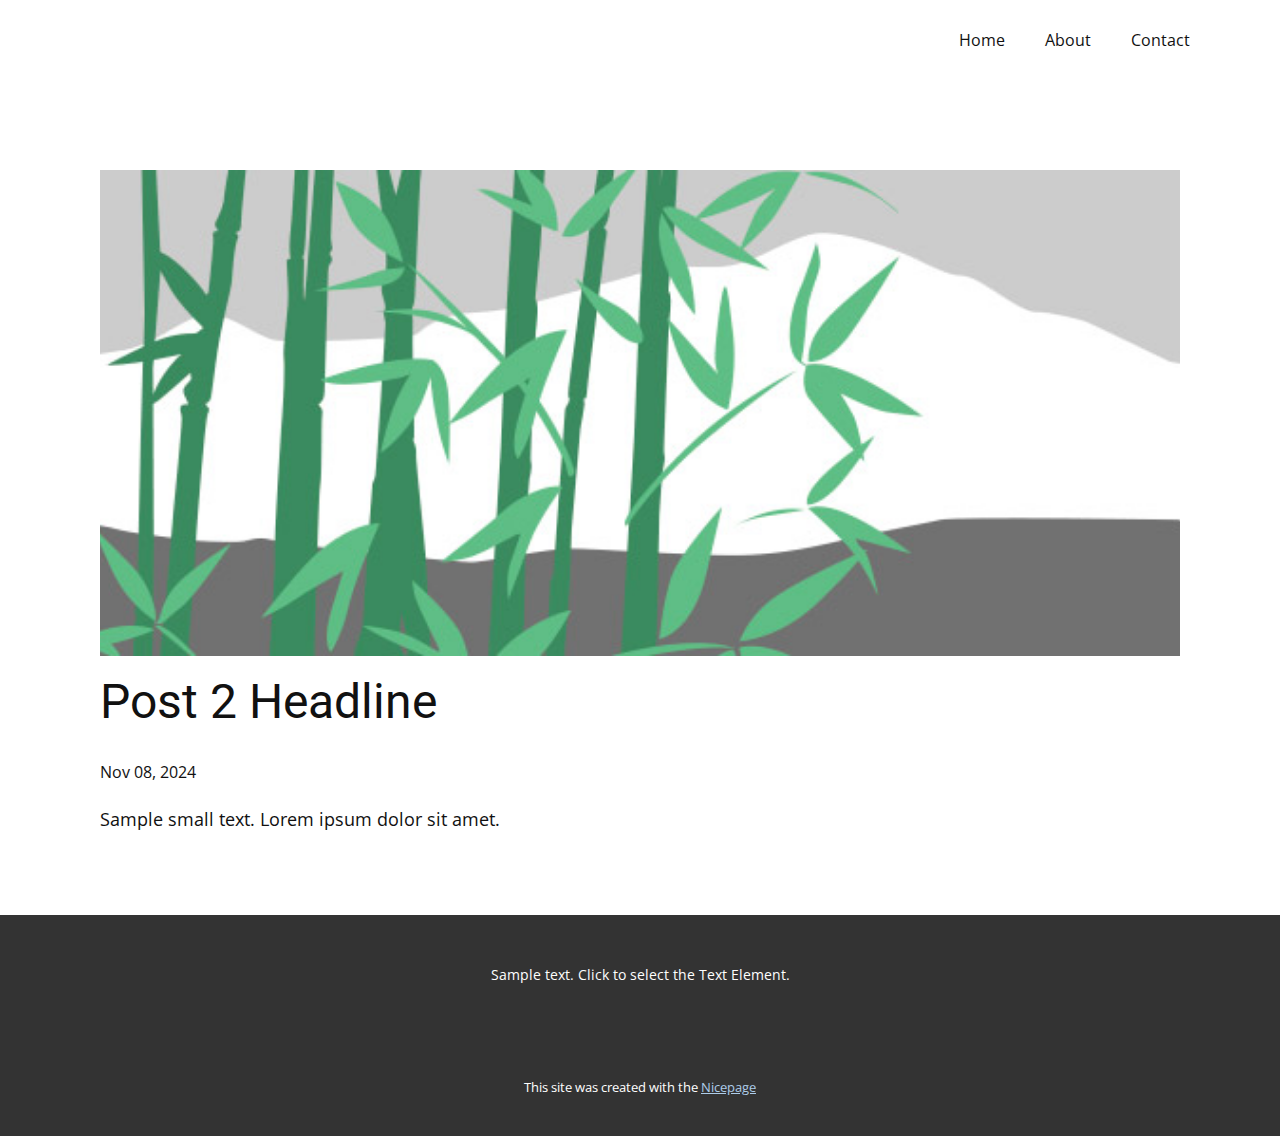
<file: blog/post-1.html>
<!DOCTYPE html>
<html style="font-size: 16px;" lang="en"><head>
    <meta name="viewport" content="width=device-width, initial-scale=1.0">
    <meta charset="utf-8">
    <meta name="keywords" content="Post 1 Headline">
    <meta name="description" content="">
    <title>Post 2 Headline</title>
    <link rel="stylesheet" href="../nicepage.css" media="screen">
<link rel="stylesheet" href="../Post-Template.css" media="screen">
    <script class="u-script" type="text/javascript" src="../jquery.js" defer=""></script>
    <script class="u-script" type="text/javascript" src="../nicepage.js" defer=""></script>
    <meta name="generator" content="Nicepage 6.21.3, nicepage.com">
    <link id="u-theme-google-font" rel="stylesheet" href="https://fonts.googleapis.com/css?family=Roboto:100,100i,300,300i,400,400i,500,500i,700,700i,900,900i|Open+Sans:300,300i,400,400i,500,500i,600,600i,700,700i,800,800i">
    
    
    
    <script type="application/ld+json">{
		"@context": "http://schema.org",
		"@type": "Organization",
		"name": ""
}</script>
    <meta name="theme-color" content="#478ac9">
  <meta data-intl-tel-input-cdn-path="intlTelInput/"></head>
  <body data-path-to-root="./" data-include-products="false" class="u-body u-xl-mode" data-lang="en"><header class="u-clearfix u-header u-header" id="sec-0e00"><div class="u-clearfix u-sheet u-sheet-1">
        <nav class="u-menu u-menu-dropdown u-offcanvas u-menu-1">
          <div class="menu-collapse" style="font-size: 1rem; letter-spacing: 0px;">
            <a class="u-button-style u-custom-left-right-menu-spacing u-custom-padding-bottom u-custom-top-bottom-menu-spacing u-hamburger-link u-nav-link u-text-active-palette-1-base u-text-hover-palette-2-base" href="#">
              <svg class="u-svg-link" viewBox="0 0 24 24"><use xlink:href="#menu-hamburger"></use></svg>
              <svg class="u-svg-content" version="1.1" id="menu-hamburger" viewBox="0 0 16 16" x="0px" y="0px" xmlns:xlink="http://www.w3.org/1999/xlink" xmlns="http://www.w3.org/2000/svg"><g><rect y="1" width="16" height="2"></rect><rect y="7" width="16" height="2"></rect><rect y="13" width="16" height="2"></rect>
</g></svg>
            </a>
          </div>
          <div class="u-nav-container">
            <ul class="u-nav u-unstyled u-nav-1"><li class="u-nav-item"><a class="u-button-style u-nav-link u-text-active-palette-1-base u-text-hover-palette-2-base" href="../" style="padding: 10px 20px;">Home</a>
</li><li class="u-nav-item"><a class="u-button-style u-nav-link u-text-active-palette-1-base u-text-hover-palette-2-base" href="../About.html" style="padding: 10px 20px;">About</a>
</li><li class="u-nav-item"><a class="u-button-style u-nav-link u-text-active-palette-1-base u-text-hover-palette-2-base" href="../Contact.html" style="padding: 10px 20px;">Contact</a>
</li></ul>
          </div>
          <div class="u-nav-container-collapse">
            <div class="u-black u-container-style u-inner-container-layout u-opacity u-opacity-95 u-sidenav">
              <div class="u-inner-container-layout u-sidenav-overflow">
                <div class="u-menu-close"></div>
                <ul class="u-align-center u-nav u-popupmenu-items u-unstyled u-nav-2"><li class="u-nav-item"><a class="u-button-style u-nav-link" href="../">Home</a>
</li><li class="u-nav-item"><a class="u-button-style u-nav-link" href="../About.html">About</a>
</li><li class="u-nav-item"><a class="u-button-style u-nav-link" href="../Contact.html">Contact</a>
</li></ul>
              </div>
            </div>
            <div class="u-black u-menu-overlay u-opacity u-opacity-70"></div>
          </div>
        </nav>
      </div></header>
    <section class="u-align-center u-clearfix u-section-1" id="sec-c5ed">
      <div class="u-clearfix u-sheet u-valign-middle-md u-valign-middle-sm u-valign-middle-xs u-sheet-1"><!--post_details--><!--post_details_options_json--><!--{"source":""}--><!--/post_details_options_json--><!--blog_post-->
        <div class="u-container-style u-expanded-width u-post-details u-post-details-1">
          <div class="u-container-layout u-valign-middle u-container-layout-1"><!--blog_post_image-->
            <img alt="" class="u-blog-control u-expanded-width u-image u-image-default u-image-1" src="../images/68f64b9d.jpeg"><!--/blog_post_image--><!--blog_post_header-->
            <h2 class="u-blog-control u-text u-text-1">Post 2 Headline</h2><!--/blog_post_header--><!--blog_post_metadata-->
            <div class="u-blog-control u-metadata u-metadata-1"><!--blog_post_metadata_date-->
              <span class="u-meta-date u-meta-icon">Nov 08, 2024</span><!--/blog_post_metadata_date--><!--blog_post_metadata_category-->
              <!--/blog_post_metadata_category--><!--blog_post_metadata_comments-->
              <!--/blog_post_metadata_comments-->
            </div><!--/blog_post_metadata--><!--blog_post_content-->
            <div class="u-align-justify u-blog-control u-post-content u-text u-text-2 fr-view">
  <p>Sample small text. Lorem ipsum dolor sit amet.</p>
  </div><!--/blog_post_content-->
          </div>
        </div><!--/blog_post--><!--/post_details-->
      </div>
    </section>
    
    
    
    <footer class="u-align-center u-clearfix u-container-align-center u-footer u-grey-80 u-footer" id="sec-c296"><div class="u-clearfix u-sheet u-sheet-1">
        <p class="u-small-text u-text u-text-variant u-text-1">Sample text. Click to select the Text Element.</p>
      </div></footer>
    <section class="u-backlink u-clearfix u-grey-80">
      <p class="u-text">
        <span>This site was created with the </span>
        <a class="u-link" href="https://nicepage.com/" target="_blank" rel="nofollow">
          <span>Nicepage</span>
        </a>
      </p>
    </section>
  
</body></html>
</file>
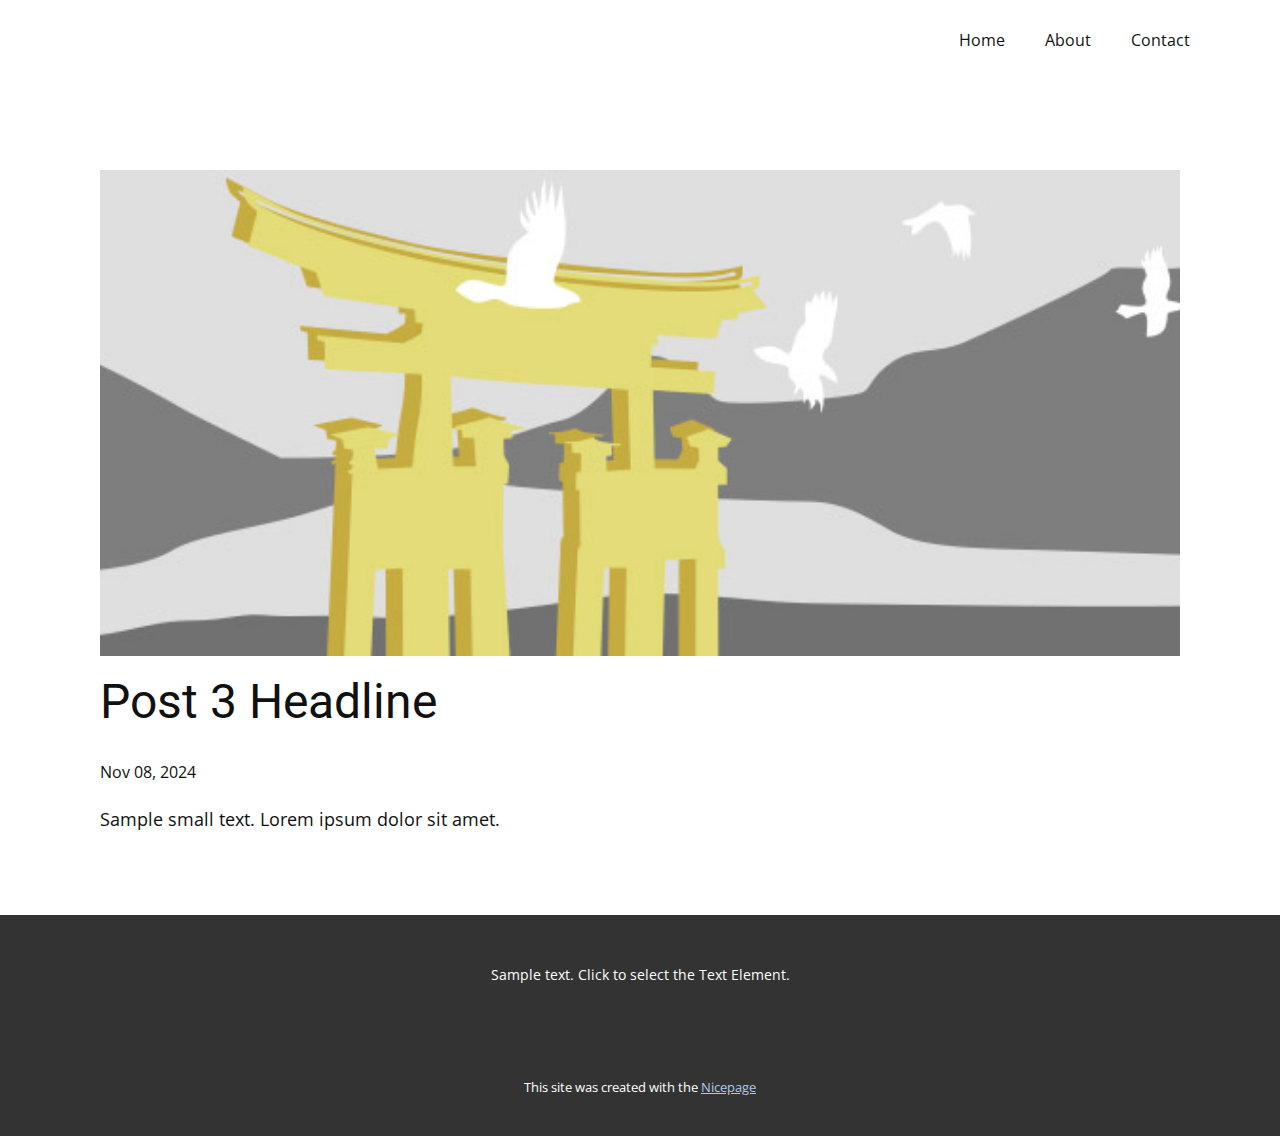
<file: blog/post-2.html>
<!DOCTYPE html>
<html style="font-size: 16px;" lang="en"><head>
    <meta name="viewport" content="width=device-width, initial-scale=1.0">
    <meta charset="utf-8">
    <meta name="keywords" content="Post 1 Headline">
    <meta name="description" content="">
    <title>Post 3 Headline</title>
    <link rel="stylesheet" href="../nicepage.css" media="screen">
<link rel="stylesheet" href="../Post-Template.css" media="screen">
    <script class="u-script" type="text/javascript" src="../jquery.js" defer=""></script>
    <script class="u-script" type="text/javascript" src="../nicepage.js" defer=""></script>
    <meta name="generator" content="Nicepage 6.21.3, nicepage.com">
    <link id="u-theme-google-font" rel="stylesheet" href="https://fonts.googleapis.com/css?family=Roboto:100,100i,300,300i,400,400i,500,500i,700,700i,900,900i|Open+Sans:300,300i,400,400i,500,500i,600,600i,700,700i,800,800i">
    
    
    
    <script type="application/ld+json">{
		"@context": "http://schema.org",
		"@type": "Organization",
		"name": ""
}</script>
    <meta name="theme-color" content="#478ac9">
  <meta data-intl-tel-input-cdn-path="intlTelInput/"></head>
  <body data-path-to-root="./" data-include-products="false" class="u-body u-xl-mode" data-lang="en"><header class="u-clearfix u-header u-header" id="sec-0e00"><div class="u-clearfix u-sheet u-sheet-1">
        <nav class="u-menu u-menu-dropdown u-offcanvas u-menu-1">
          <div class="menu-collapse" style="font-size: 1rem; letter-spacing: 0px;">
            <a class="u-button-style u-custom-left-right-menu-spacing u-custom-padding-bottom u-custom-top-bottom-menu-spacing u-hamburger-link u-nav-link u-text-active-palette-1-base u-text-hover-palette-2-base" href="#">
              <svg class="u-svg-link" viewBox="0 0 24 24"><use xlink:href="#menu-hamburger"></use></svg>
              <svg class="u-svg-content" version="1.1" id="menu-hamburger" viewBox="0 0 16 16" x="0px" y="0px" xmlns:xlink="http://www.w3.org/1999/xlink" xmlns="http://www.w3.org/2000/svg"><g><rect y="1" width="16" height="2"></rect><rect y="7" width="16" height="2"></rect><rect y="13" width="16" height="2"></rect>
</g></svg>
            </a>
          </div>
          <div class="u-nav-container">
            <ul class="u-nav u-unstyled u-nav-1"><li class="u-nav-item"><a class="u-button-style u-nav-link u-text-active-palette-1-base u-text-hover-palette-2-base" href="../" style="padding: 10px 20px;">Home</a>
</li><li class="u-nav-item"><a class="u-button-style u-nav-link u-text-active-palette-1-base u-text-hover-palette-2-base" href="../About.html" style="padding: 10px 20px;">About</a>
</li><li class="u-nav-item"><a class="u-button-style u-nav-link u-text-active-palette-1-base u-text-hover-palette-2-base" href="../Contact.html" style="padding: 10px 20px;">Contact</a>
</li></ul>
          </div>
          <div class="u-nav-container-collapse">
            <div class="u-black u-container-style u-inner-container-layout u-opacity u-opacity-95 u-sidenav">
              <div class="u-inner-container-layout u-sidenav-overflow">
                <div class="u-menu-close"></div>
                <ul class="u-align-center u-nav u-popupmenu-items u-unstyled u-nav-2"><li class="u-nav-item"><a class="u-button-style u-nav-link" href="../">Home</a>
</li><li class="u-nav-item"><a class="u-button-style u-nav-link" href="../About.html">About</a>
</li><li class="u-nav-item"><a class="u-button-style u-nav-link" href="../Contact.html">Contact</a>
</li></ul>
              </div>
            </div>
            <div class="u-black u-menu-overlay u-opacity u-opacity-70"></div>
          </div>
        </nav>
      </div></header>
    <section class="u-align-center u-clearfix u-section-1" id="sec-c5ed">
      <div class="u-clearfix u-sheet u-valign-middle-md u-valign-middle-sm u-valign-middle-xs u-sheet-1"><!--post_details--><!--post_details_options_json--><!--{"source":""}--><!--/post_details_options_json--><!--blog_post-->
        <div class="u-container-style u-expanded-width u-post-details u-post-details-1">
          <div class="u-container-layout u-valign-middle u-container-layout-1"><!--blog_post_image-->
            <img alt="" class="u-blog-control u-expanded-width u-image u-image-default u-image-1" src="../images/8ad73f3c.jpeg"><!--/blog_post_image--><!--blog_post_header-->
            <h2 class="u-blog-control u-text u-text-1">Post 3 Headline</h2><!--/blog_post_header--><!--blog_post_metadata-->
            <div class="u-blog-control u-metadata u-metadata-1"><!--blog_post_metadata_date-->
              <span class="u-meta-date u-meta-icon">Nov 08, 2024</span><!--/blog_post_metadata_date--><!--blog_post_metadata_category-->
              <!--/blog_post_metadata_category--><!--blog_post_metadata_comments-->
              <!--/blog_post_metadata_comments-->
            </div><!--/blog_post_metadata--><!--blog_post_content-->
            <div class="u-align-justify u-blog-control u-post-content u-text u-text-2 fr-view">
  <p>Sample small text. Lorem ipsum dolor sit amet.</p>
  </div><!--/blog_post_content-->
          </div>
        </div><!--/blog_post--><!--/post_details-->
      </div>
    </section>
    
    
    
    <footer class="u-align-center u-clearfix u-container-align-center u-footer u-grey-80 u-footer" id="sec-c296"><div class="u-clearfix u-sheet u-sheet-1">
        <p class="u-small-text u-text u-text-variant u-text-1">Sample text. Click to select the Text Element.</p>
      </div></footer>
    <section class="u-backlink u-clearfix u-grey-80">
      <p class="u-text">
        <span>This site was created with the </span>
        <a class="u-link" href="https://nicepage.com/" target="_blank" rel="nofollow">
          <span>Nicepage</span>
        </a>
      </p>
    </section>
  
</body></html>
</file>
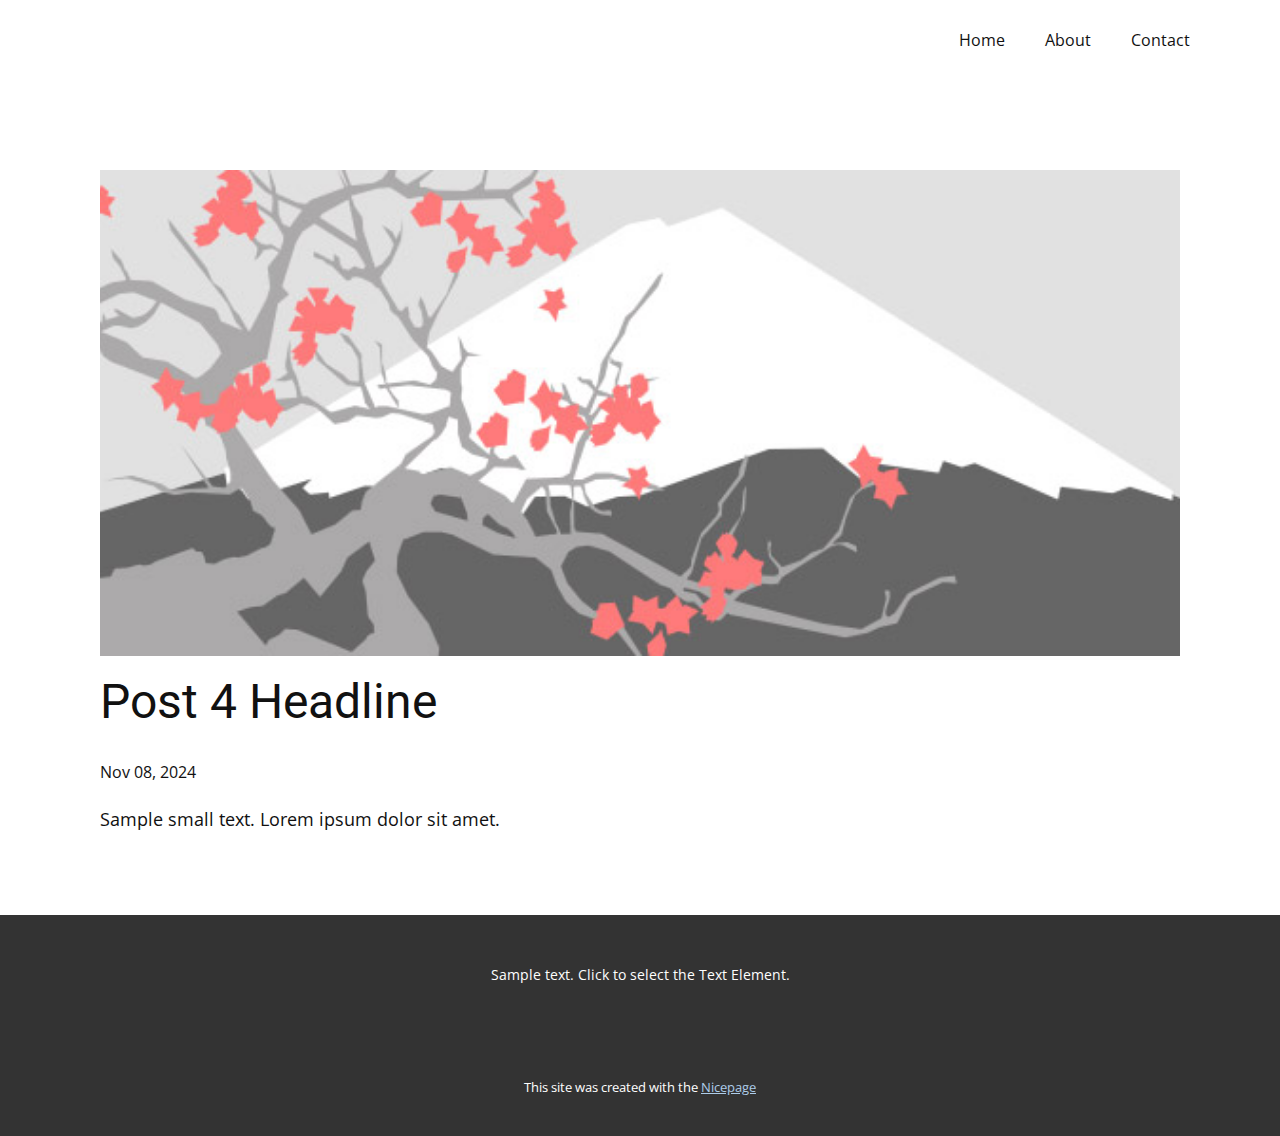
<file: blog/post-3.html>
<!DOCTYPE html>
<html style="font-size: 16px;" lang="en"><head>
    <meta name="viewport" content="width=device-width, initial-scale=1.0">
    <meta charset="utf-8">
    <meta name="keywords" content="Post 1 Headline">
    <meta name="description" content="">
    <title>Post 4 Headline</title>
    <link rel="stylesheet" href="../nicepage.css" media="screen">
<link rel="stylesheet" href="../Post-Template.css" media="screen">
    <script class="u-script" type="text/javascript" src="../jquery.js" defer=""></script>
    <script class="u-script" type="text/javascript" src="../nicepage.js" defer=""></script>
    <meta name="generator" content="Nicepage 6.21.3, nicepage.com">
    <link id="u-theme-google-font" rel="stylesheet" href="https://fonts.googleapis.com/css?family=Roboto:100,100i,300,300i,400,400i,500,500i,700,700i,900,900i|Open+Sans:300,300i,400,400i,500,500i,600,600i,700,700i,800,800i">
    
    
    
    <script type="application/ld+json">{
		"@context": "http://schema.org",
		"@type": "Organization",
		"name": ""
}</script>
    <meta name="theme-color" content="#478ac9">
  <meta data-intl-tel-input-cdn-path="intlTelInput/"></head>
  <body data-path-to-root="./" data-include-products="false" class="u-body u-xl-mode" data-lang="en"><header class="u-clearfix u-header u-header" id="sec-0e00"><div class="u-clearfix u-sheet u-sheet-1">
        <nav class="u-menu u-menu-dropdown u-offcanvas u-menu-1">
          <div class="menu-collapse" style="font-size: 1rem; letter-spacing: 0px;">
            <a class="u-button-style u-custom-left-right-menu-spacing u-custom-padding-bottom u-custom-top-bottom-menu-spacing u-hamburger-link u-nav-link u-text-active-palette-1-base u-text-hover-palette-2-base" href="#">
              <svg class="u-svg-link" viewBox="0 0 24 24"><use xlink:href="#menu-hamburger"></use></svg>
              <svg class="u-svg-content" version="1.1" id="menu-hamburger" viewBox="0 0 16 16" x="0px" y="0px" xmlns:xlink="http://www.w3.org/1999/xlink" xmlns="http://www.w3.org/2000/svg"><g><rect y="1" width="16" height="2"></rect><rect y="7" width="16" height="2"></rect><rect y="13" width="16" height="2"></rect>
</g></svg>
            </a>
          </div>
          <div class="u-nav-container">
            <ul class="u-nav u-unstyled u-nav-1"><li class="u-nav-item"><a class="u-button-style u-nav-link u-text-active-palette-1-base u-text-hover-palette-2-base" href="../" style="padding: 10px 20px;">Home</a>
</li><li class="u-nav-item"><a class="u-button-style u-nav-link u-text-active-palette-1-base u-text-hover-palette-2-base" href="../About.html" style="padding: 10px 20px;">About</a>
</li><li class="u-nav-item"><a class="u-button-style u-nav-link u-text-active-palette-1-base u-text-hover-palette-2-base" href="../Contact.html" style="padding: 10px 20px;">Contact</a>
</li></ul>
          </div>
          <div class="u-nav-container-collapse">
            <div class="u-black u-container-style u-inner-container-layout u-opacity u-opacity-95 u-sidenav">
              <div class="u-inner-container-layout u-sidenav-overflow">
                <div class="u-menu-close"></div>
                <ul class="u-align-center u-nav u-popupmenu-items u-unstyled u-nav-2"><li class="u-nav-item"><a class="u-button-style u-nav-link" href="../">Home</a>
</li><li class="u-nav-item"><a class="u-button-style u-nav-link" href="../About.html">About</a>
</li><li class="u-nav-item"><a class="u-button-style u-nav-link" href="../Contact.html">Contact</a>
</li></ul>
              </div>
            </div>
            <div class="u-black u-menu-overlay u-opacity u-opacity-70"></div>
          </div>
        </nav>
      </div></header>
    <section class="u-align-center u-clearfix u-section-1" id="sec-c5ed">
      <div class="u-clearfix u-sheet u-valign-middle-md u-valign-middle-sm u-valign-middle-xs u-sheet-1"><!--post_details--><!--post_details_options_json--><!--{"source":""}--><!--/post_details_options_json--><!--blog_post-->
        <div class="u-container-style u-expanded-width u-post-details u-post-details-1">
          <div class="u-container-layout u-valign-middle u-container-layout-1"><!--blog_post_image-->
            <img alt="" class="u-blog-control u-expanded-width u-image u-image-default u-image-1" src="../images/0fd3416c.jpeg"><!--/blog_post_image--><!--blog_post_header-->
            <h2 class="u-blog-control u-text u-text-1">Post 4 Headline</h2><!--/blog_post_header--><!--blog_post_metadata-->
            <div class="u-blog-control u-metadata u-metadata-1"><!--blog_post_metadata_date-->
              <span class="u-meta-date u-meta-icon">Nov 08, 2024</span><!--/blog_post_metadata_date--><!--blog_post_metadata_category-->
              <!--/blog_post_metadata_category--><!--blog_post_metadata_comments-->
              <!--/blog_post_metadata_comments-->
            </div><!--/blog_post_metadata--><!--blog_post_content-->
            <div class="u-align-justify u-blog-control u-post-content u-text u-text-2 fr-view">
  <p>Sample small text. Lorem ipsum dolor sit amet.</p>
  </div><!--/blog_post_content-->
          </div>
        </div><!--/blog_post--><!--/post_details-->
      </div>
    </section>
    
    
    
    <footer class="u-align-center u-clearfix u-container-align-center u-footer u-grey-80 u-footer" id="sec-c296"><div class="u-clearfix u-sheet u-sheet-1">
        <p class="u-small-text u-text u-text-variant u-text-1">Sample text. Click to select the Text Element.</p>
      </div></footer>
    <section class="u-backlink u-clearfix u-grey-80">
      <p class="u-text">
        <span>This site was created with the </span>
        <a class="u-link" href="https://nicepage.com/" target="_blank" rel="nofollow">
          <span>Nicepage</span>
        </a>
      </p>
    </section>
  
</body></html>
</file>
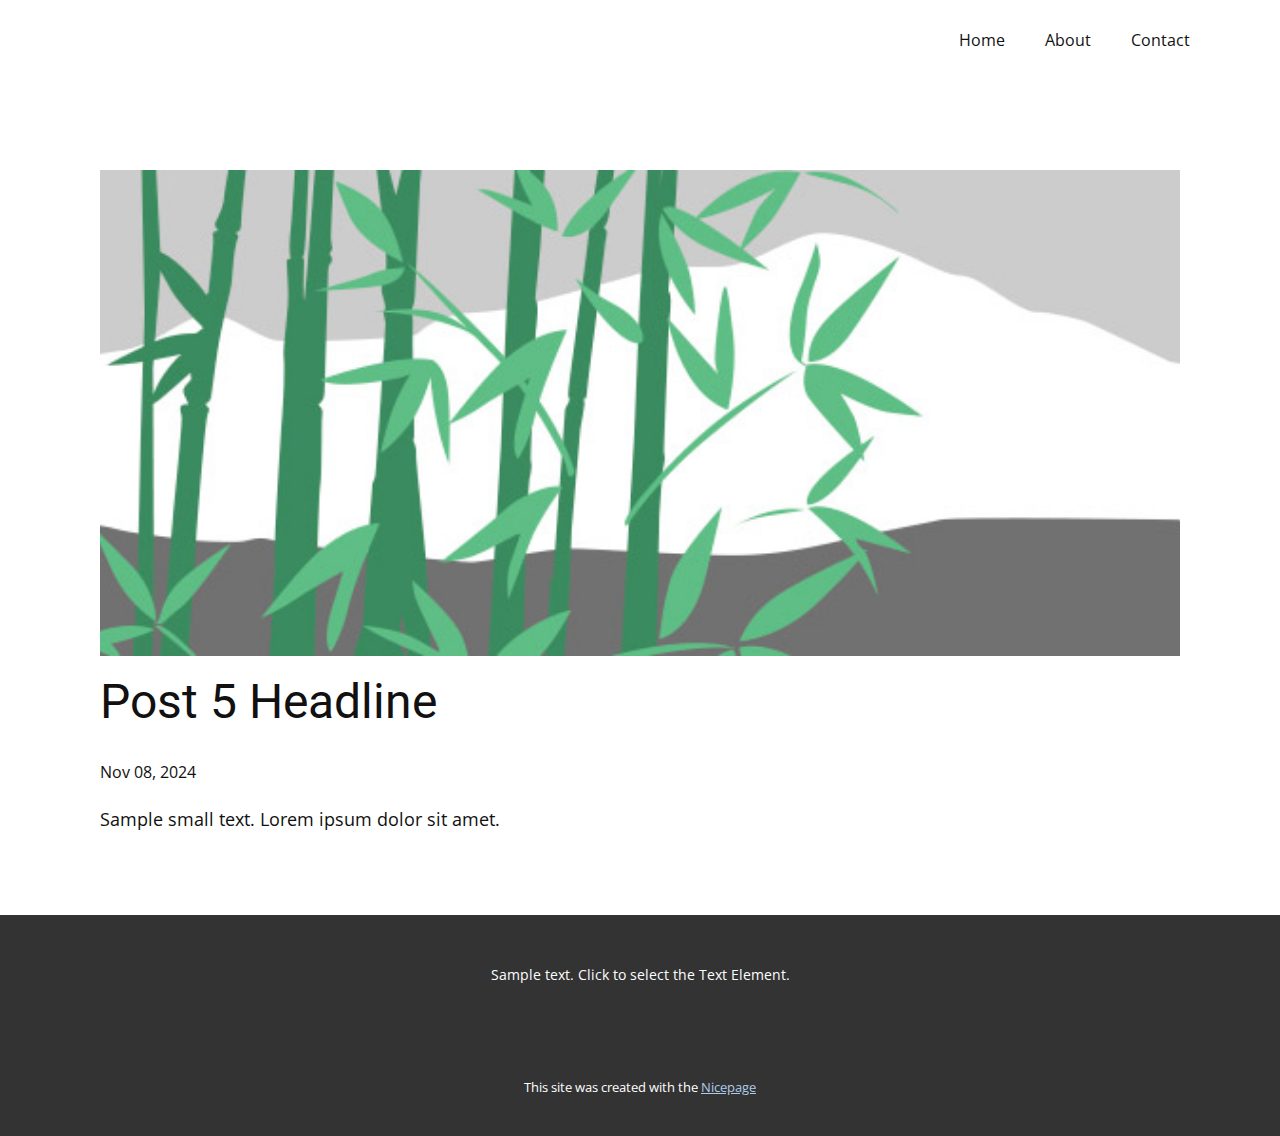
<file: blog/post-4.html>
<!DOCTYPE html>
<html style="font-size: 16px;" lang="en"><head>
    <meta name="viewport" content="width=device-width, initial-scale=1.0">
    <meta charset="utf-8">
    <meta name="keywords" content="Post 1 Headline">
    <meta name="description" content="">
    <title>Post 5 Headline</title>
    <link rel="stylesheet" href="../nicepage.css" media="screen">
<link rel="stylesheet" href="../Post-Template.css" media="screen">
    <script class="u-script" type="text/javascript" src="../jquery.js" defer=""></script>
    <script class="u-script" type="text/javascript" src="../nicepage.js" defer=""></script>
    <meta name="generator" content="Nicepage 6.21.3, nicepage.com">
    <link id="u-theme-google-font" rel="stylesheet" href="https://fonts.googleapis.com/css?family=Roboto:100,100i,300,300i,400,400i,500,500i,700,700i,900,900i|Open+Sans:300,300i,400,400i,500,500i,600,600i,700,700i,800,800i">
    
    
    
    <script type="application/ld+json">{
		"@context": "http://schema.org",
		"@type": "Organization",
		"name": ""
}</script>
    <meta name="theme-color" content="#478ac9">
  <meta data-intl-tel-input-cdn-path="intlTelInput/"></head>
  <body data-path-to-root="./" data-include-products="false" class="u-body u-xl-mode" data-lang="en"><header class="u-clearfix u-header u-header" id="sec-0e00"><div class="u-clearfix u-sheet u-sheet-1">
        <nav class="u-menu u-menu-dropdown u-offcanvas u-menu-1">
          <div class="menu-collapse" style="font-size: 1rem; letter-spacing: 0px;">
            <a class="u-button-style u-custom-left-right-menu-spacing u-custom-padding-bottom u-custom-top-bottom-menu-spacing u-hamburger-link u-nav-link u-text-active-palette-1-base u-text-hover-palette-2-base" href="#">
              <svg class="u-svg-link" viewBox="0 0 24 24"><use xlink:href="#menu-hamburger"></use></svg>
              <svg class="u-svg-content" version="1.1" id="menu-hamburger" viewBox="0 0 16 16" x="0px" y="0px" xmlns:xlink="http://www.w3.org/1999/xlink" xmlns="http://www.w3.org/2000/svg"><g><rect y="1" width="16" height="2"></rect><rect y="7" width="16" height="2"></rect><rect y="13" width="16" height="2"></rect>
</g></svg>
            </a>
          </div>
          <div class="u-nav-container">
            <ul class="u-nav u-unstyled u-nav-1"><li class="u-nav-item"><a class="u-button-style u-nav-link u-text-active-palette-1-base u-text-hover-palette-2-base" href="../" style="padding: 10px 20px;">Home</a>
</li><li class="u-nav-item"><a class="u-button-style u-nav-link u-text-active-palette-1-base u-text-hover-palette-2-base" href="../About.html" style="padding: 10px 20px;">About</a>
</li><li class="u-nav-item"><a class="u-button-style u-nav-link u-text-active-palette-1-base u-text-hover-palette-2-base" href="../Contact.html" style="padding: 10px 20px;">Contact</a>
</li></ul>
          </div>
          <div class="u-nav-container-collapse">
            <div class="u-black u-container-style u-inner-container-layout u-opacity u-opacity-95 u-sidenav">
              <div class="u-inner-container-layout u-sidenav-overflow">
                <div class="u-menu-close"></div>
                <ul class="u-align-center u-nav u-popupmenu-items u-unstyled u-nav-2"><li class="u-nav-item"><a class="u-button-style u-nav-link" href="../">Home</a>
</li><li class="u-nav-item"><a class="u-button-style u-nav-link" href="../About.html">About</a>
</li><li class="u-nav-item"><a class="u-button-style u-nav-link" href="../Contact.html">Contact</a>
</li></ul>
              </div>
            </div>
            <div class="u-black u-menu-overlay u-opacity u-opacity-70"></div>
          </div>
        </nav>
      </div></header>
    <section class="u-align-center u-clearfix u-section-1" id="sec-c5ed">
      <div class="u-clearfix u-sheet u-valign-middle-md u-valign-middle-sm u-valign-middle-xs u-sheet-1"><!--post_details--><!--post_details_options_json--><!--{"source":""}--><!--/post_details_options_json--><!--blog_post-->
        <div class="u-container-style u-expanded-width u-post-details u-post-details-1">
          <div class="u-container-layout u-valign-middle u-container-layout-1"><!--blog_post_image-->
            <img alt="" class="u-blog-control u-expanded-width u-image u-image-default u-image-1" src="../images/68f64b9d.jpeg"><!--/blog_post_image--><!--blog_post_header-->
            <h2 class="u-blog-control u-text u-text-1">Post 5 Headline</h2><!--/blog_post_header--><!--blog_post_metadata-->
            <div class="u-blog-control u-metadata u-metadata-1"><!--blog_post_metadata_date-->
              <span class="u-meta-date u-meta-icon">Nov 08, 2024</span><!--/blog_post_metadata_date--><!--blog_post_metadata_category-->
              <!--/blog_post_metadata_category--><!--blog_post_metadata_comments-->
              <!--/blog_post_metadata_comments-->
            </div><!--/blog_post_metadata--><!--blog_post_content-->
            <div class="u-align-justify u-blog-control u-post-content u-text u-text-2 fr-view">
  <p>Sample small text. Lorem ipsum dolor sit amet.</p>
  </div><!--/blog_post_content-->
          </div>
        </div><!--/blog_post--><!--/post_details-->
      </div>
    </section>
    
    
    
    <footer class="u-align-center u-clearfix u-container-align-center u-footer u-grey-80 u-footer" id="sec-c296"><div class="u-clearfix u-sheet u-sheet-1">
        <p class="u-small-text u-text u-text-variant u-text-1">Sample text. Click to select the Text Element.</p>
      </div></footer>
    <section class="u-backlink u-clearfix u-grey-80">
      <p class="u-text">
        <span>This site was created with the </span>
        <a class="u-link" href="https://nicepage.com/" target="_blank" rel="nofollow">
          <span>Nicepage</span>
        </a>
      </p>
    </section>
  
</body></html>
</file>
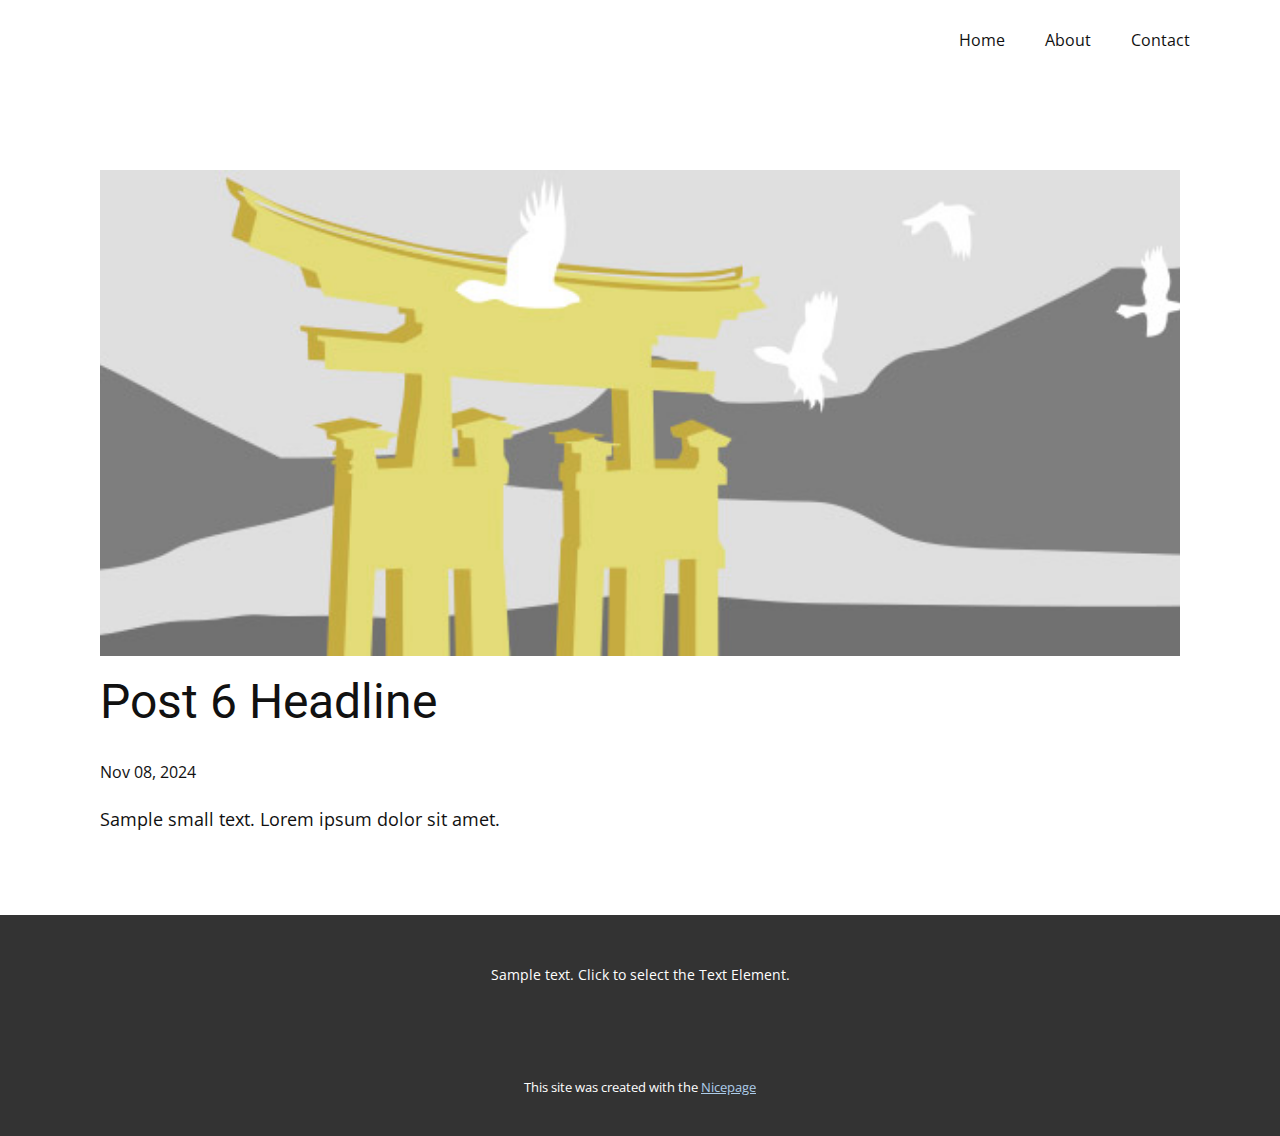
<file: blog/post-5.html>
<!DOCTYPE html>
<html style="font-size: 16px;" lang="en"><head>
    <meta name="viewport" content="width=device-width, initial-scale=1.0">
    <meta charset="utf-8">
    <meta name="keywords" content="Post 1 Headline">
    <meta name="description" content="">
    <title>Post 6 Headline</title>
    <link rel="stylesheet" href="../nicepage.css" media="screen">
<link rel="stylesheet" href="../Post-Template.css" media="screen">
    <script class="u-script" type="text/javascript" src="../jquery.js" defer=""></script>
    <script class="u-script" type="text/javascript" src="../nicepage.js" defer=""></script>
    <meta name="generator" content="Nicepage 6.21.3, nicepage.com">
    <link id="u-theme-google-font" rel="stylesheet" href="https://fonts.googleapis.com/css?family=Roboto:100,100i,300,300i,400,400i,500,500i,700,700i,900,900i|Open+Sans:300,300i,400,400i,500,500i,600,600i,700,700i,800,800i">
    
    
    
    <script type="application/ld+json">{
		"@context": "http://schema.org",
		"@type": "Organization",
		"name": ""
}</script>
    <meta name="theme-color" content="#478ac9">
  <meta data-intl-tel-input-cdn-path="intlTelInput/"></head>
  <body data-path-to-root="./" data-include-products="false" class="u-body u-xl-mode" data-lang="en"><header class="u-clearfix u-header u-header" id="sec-0e00"><div class="u-clearfix u-sheet u-sheet-1">
        <nav class="u-menu u-menu-dropdown u-offcanvas u-menu-1">
          <div class="menu-collapse" style="font-size: 1rem; letter-spacing: 0px;">
            <a class="u-button-style u-custom-left-right-menu-spacing u-custom-padding-bottom u-custom-top-bottom-menu-spacing u-hamburger-link u-nav-link u-text-active-palette-1-base u-text-hover-palette-2-base" href="#">
              <svg class="u-svg-link" viewBox="0 0 24 24"><use xlink:href="#menu-hamburger"></use></svg>
              <svg class="u-svg-content" version="1.1" id="menu-hamburger" viewBox="0 0 16 16" x="0px" y="0px" xmlns:xlink="http://www.w3.org/1999/xlink" xmlns="http://www.w3.org/2000/svg"><g><rect y="1" width="16" height="2"></rect><rect y="7" width="16" height="2"></rect><rect y="13" width="16" height="2"></rect>
</g></svg>
            </a>
          </div>
          <div class="u-nav-container">
            <ul class="u-nav u-unstyled u-nav-1"><li class="u-nav-item"><a class="u-button-style u-nav-link u-text-active-palette-1-base u-text-hover-palette-2-base" href="../" style="padding: 10px 20px;">Home</a>
</li><li class="u-nav-item"><a class="u-button-style u-nav-link u-text-active-palette-1-base u-text-hover-palette-2-base" href="../About.html" style="padding: 10px 20px;">About</a>
</li><li class="u-nav-item"><a class="u-button-style u-nav-link u-text-active-palette-1-base u-text-hover-palette-2-base" href="../Contact.html" style="padding: 10px 20px;">Contact</a>
</li></ul>
          </div>
          <div class="u-nav-container-collapse">
            <div class="u-black u-container-style u-inner-container-layout u-opacity u-opacity-95 u-sidenav">
              <div class="u-inner-container-layout u-sidenav-overflow">
                <div class="u-menu-close"></div>
                <ul class="u-align-center u-nav u-popupmenu-items u-unstyled u-nav-2"><li class="u-nav-item"><a class="u-button-style u-nav-link" href="../">Home</a>
</li><li class="u-nav-item"><a class="u-button-style u-nav-link" href="../About.html">About</a>
</li><li class="u-nav-item"><a class="u-button-style u-nav-link" href="../Contact.html">Contact</a>
</li></ul>
              </div>
            </div>
            <div class="u-black u-menu-overlay u-opacity u-opacity-70"></div>
          </div>
        </nav>
      </div></header>
    <section class="u-align-center u-clearfix u-section-1" id="sec-c5ed">
      <div class="u-clearfix u-sheet u-valign-middle-md u-valign-middle-sm u-valign-middle-xs u-sheet-1"><!--post_details--><!--post_details_options_json--><!--{"source":""}--><!--/post_details_options_json--><!--blog_post-->
        <div class="u-container-style u-expanded-width u-post-details u-post-details-1">
          <div class="u-container-layout u-valign-middle u-container-layout-1"><!--blog_post_image-->
            <img alt="" class="u-blog-control u-expanded-width u-image u-image-default u-image-1" src="../images/8ad73f3c.jpeg"><!--/blog_post_image--><!--blog_post_header-->
            <h2 class="u-blog-control u-text u-text-1">Post 6 Headline</h2><!--/blog_post_header--><!--blog_post_metadata-->
            <div class="u-blog-control u-metadata u-metadata-1"><!--blog_post_metadata_date-->
              <span class="u-meta-date u-meta-icon">Nov 08, 2024</span><!--/blog_post_metadata_date--><!--blog_post_metadata_category-->
              <!--/blog_post_metadata_category--><!--blog_post_metadata_comments-->
              <!--/blog_post_metadata_comments-->
            </div><!--/blog_post_metadata--><!--blog_post_content-->
            <div class="u-align-justify u-blog-control u-post-content u-text u-text-2 fr-view">
  <p>Sample small text. Lorem ipsum dolor sit amet.</p>
  </div><!--/blog_post_content-->
          </div>
        </div><!--/blog_post--><!--/post_details-->
      </div>
    </section>
    
    
    
    <footer class="u-align-center u-clearfix u-container-align-center u-footer u-grey-80 u-footer" id="sec-c296"><div class="u-clearfix u-sheet u-sheet-1">
        <p class="u-small-text u-text u-text-variant u-text-1">Sample text. Click to select the Text Element.</p>
      </div></footer>
    <section class="u-backlink u-clearfix u-grey-80">
      <p class="u-text">
        <span>This site was created with the </span>
        <a class="u-link" href="https://nicepage.com/" target="_blank" rel="nofollow">
          <span>Nicepage</span>
        </a>
      </p>
    </section>
  
</body></html>
</file>
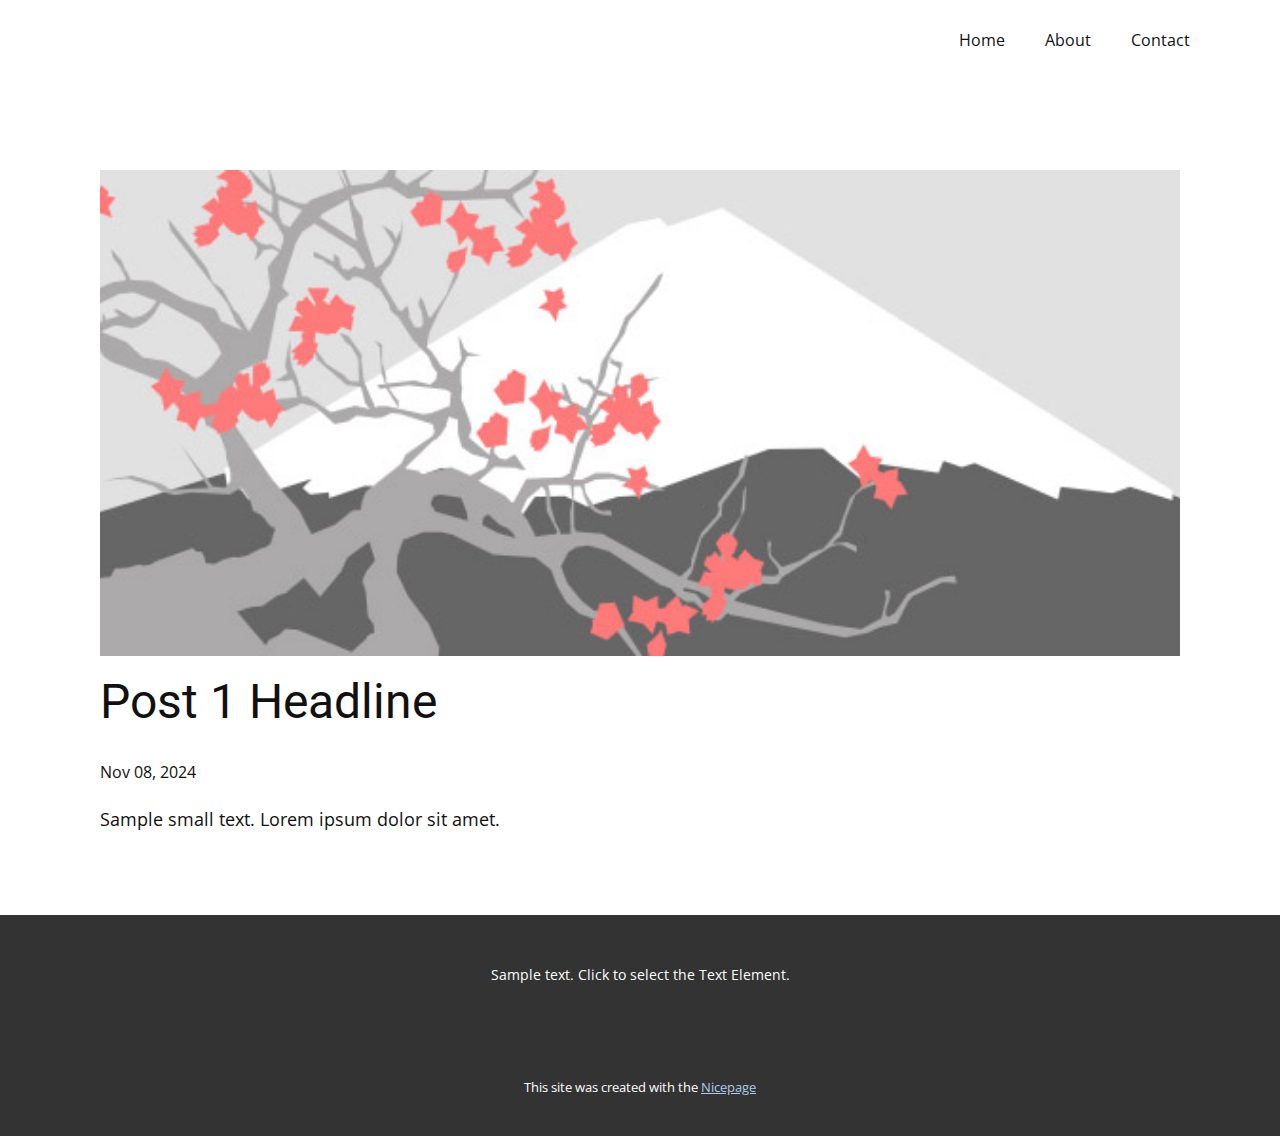
<file: blog/post.html>
<!DOCTYPE html>
<html style="font-size: 16px;" lang="en"><head>
    <meta name="viewport" content="width=device-width, initial-scale=1.0">
    <meta charset="utf-8">
    <meta name="keywords" content="Post 1 Headline">
    <meta name="description" content="">
    <title>Post 1 Headline</title>
    <link rel="stylesheet" href="../nicepage.css" media="screen">
<link rel="stylesheet" href="../Post-Template.css" media="screen">
    <script class="u-script" type="text/javascript" src="../jquery.js" defer=""></script>
    <script class="u-script" type="text/javascript" src="../nicepage.js" defer=""></script>
    <meta name="generator" content="Nicepage 6.21.3, nicepage.com">
    <link id="u-theme-google-font" rel="stylesheet" href="https://fonts.googleapis.com/css?family=Roboto:100,100i,300,300i,400,400i,500,500i,700,700i,900,900i|Open+Sans:300,300i,400,400i,500,500i,600,600i,700,700i,800,800i">
    
    
    
    <script type="application/ld+json">{
		"@context": "http://schema.org",
		"@type": "Organization",
		"name": ""
}</script>
    <meta name="theme-color" content="#478ac9">
  <meta data-intl-tel-input-cdn-path="intlTelInput/"></head>
  <body data-path-to-root="./" data-include-products="false" class="u-body u-xl-mode" data-lang="en"><header class="u-clearfix u-header u-header" id="sec-0e00"><div class="u-clearfix u-sheet u-sheet-1">
        <nav class="u-menu u-menu-dropdown u-offcanvas u-menu-1">
          <div class="menu-collapse" style="font-size: 1rem; letter-spacing: 0px;">
            <a class="u-button-style u-custom-left-right-menu-spacing u-custom-padding-bottom u-custom-top-bottom-menu-spacing u-hamburger-link u-nav-link u-text-active-palette-1-base u-text-hover-palette-2-base" href="#">
              <svg class="u-svg-link" viewBox="0 0 24 24"><use xlink:href="#menu-hamburger"></use></svg>
              <svg class="u-svg-content" version="1.1" id="menu-hamburger" viewBox="0 0 16 16" x="0px" y="0px" xmlns:xlink="http://www.w3.org/1999/xlink" xmlns="http://www.w3.org/2000/svg"><g><rect y="1" width="16" height="2"></rect><rect y="7" width="16" height="2"></rect><rect y="13" width="16" height="2"></rect>
</g></svg>
            </a>
          </div>
          <div class="u-nav-container">
            <ul class="u-nav u-unstyled u-nav-1"><li class="u-nav-item"><a class="u-button-style u-nav-link u-text-active-palette-1-base u-text-hover-palette-2-base" href="../" style="padding: 10px 20px;">Home</a>
</li><li class="u-nav-item"><a class="u-button-style u-nav-link u-text-active-palette-1-base u-text-hover-palette-2-base" href="../About.html" style="padding: 10px 20px;">About</a>
</li><li class="u-nav-item"><a class="u-button-style u-nav-link u-text-active-palette-1-base u-text-hover-palette-2-base" href="../Contact.html" style="padding: 10px 20px;">Contact</a>
</li></ul>
          </div>
          <div class="u-nav-container-collapse">
            <div class="u-black u-container-style u-inner-container-layout u-opacity u-opacity-95 u-sidenav">
              <div class="u-inner-container-layout u-sidenav-overflow">
                <div class="u-menu-close"></div>
                <ul class="u-align-center u-nav u-popupmenu-items u-unstyled u-nav-2"><li class="u-nav-item"><a class="u-button-style u-nav-link" href="../">Home</a>
</li><li class="u-nav-item"><a class="u-button-style u-nav-link" href="../About.html">About</a>
</li><li class="u-nav-item"><a class="u-button-style u-nav-link" href="../Contact.html">Contact</a>
</li></ul>
              </div>
            </div>
            <div class="u-black u-menu-overlay u-opacity u-opacity-70"></div>
          </div>
        </nav>
      </div></header>
    <section class="u-align-center u-clearfix u-section-1" id="sec-c5ed">
      <div class="u-clearfix u-sheet u-valign-middle-md u-valign-middle-sm u-valign-middle-xs u-sheet-1"><!--post_details--><!--post_details_options_json--><!--{"source":""}--><!--/post_details_options_json--><!--blog_post-->
        <div class="u-container-style u-expanded-width u-post-details u-post-details-1">
          <div class="u-container-layout u-valign-middle u-container-layout-1"><!--blog_post_image-->
            <img alt="" class="u-blog-control u-expanded-width u-image u-image-default u-image-1" src="../images/0fd3416c.jpeg"><!--/blog_post_image--><!--blog_post_header-->
            <h2 class="u-blog-control u-text u-text-1">Post 1 Headline</h2><!--/blog_post_header--><!--blog_post_metadata-->
            <div class="u-blog-control u-metadata u-metadata-1"><!--blog_post_metadata_date-->
              <span class="u-meta-date u-meta-icon">Nov 08, 2024</span><!--/blog_post_metadata_date--><!--blog_post_metadata_category-->
              <!--/blog_post_metadata_category--><!--blog_post_metadata_comments-->
              <!--/blog_post_metadata_comments-->
            </div><!--/blog_post_metadata--><!--blog_post_content-->
            <div class="u-align-justify u-blog-control u-post-content u-text u-text-2 fr-view">
  <p>Sample small text. Lorem ipsum dolor sit amet.</p>
  </div><!--/blog_post_content-->
          </div>
        </div><!--/blog_post--><!--/post_details-->
      </div>
    </section>
    
    
    
    <footer class="u-align-center u-clearfix u-container-align-center u-footer u-grey-80 u-footer" id="sec-c296"><div class="u-clearfix u-sheet u-sheet-1">
        <p class="u-small-text u-text u-text-variant u-text-1">Sample text. Click to select the Text Element.</p>
      </div></footer>
    <section class="u-backlink u-clearfix u-grey-80">
      <p class="u-text">
        <span>This site was created with the </span>
        <a class="u-link" href="https://nicepage.com/" target="_blank" rel="nofollow">
          <span>Nicepage</span>
        </a>
      </p>
    </section>
  
</body></html>
</file>
